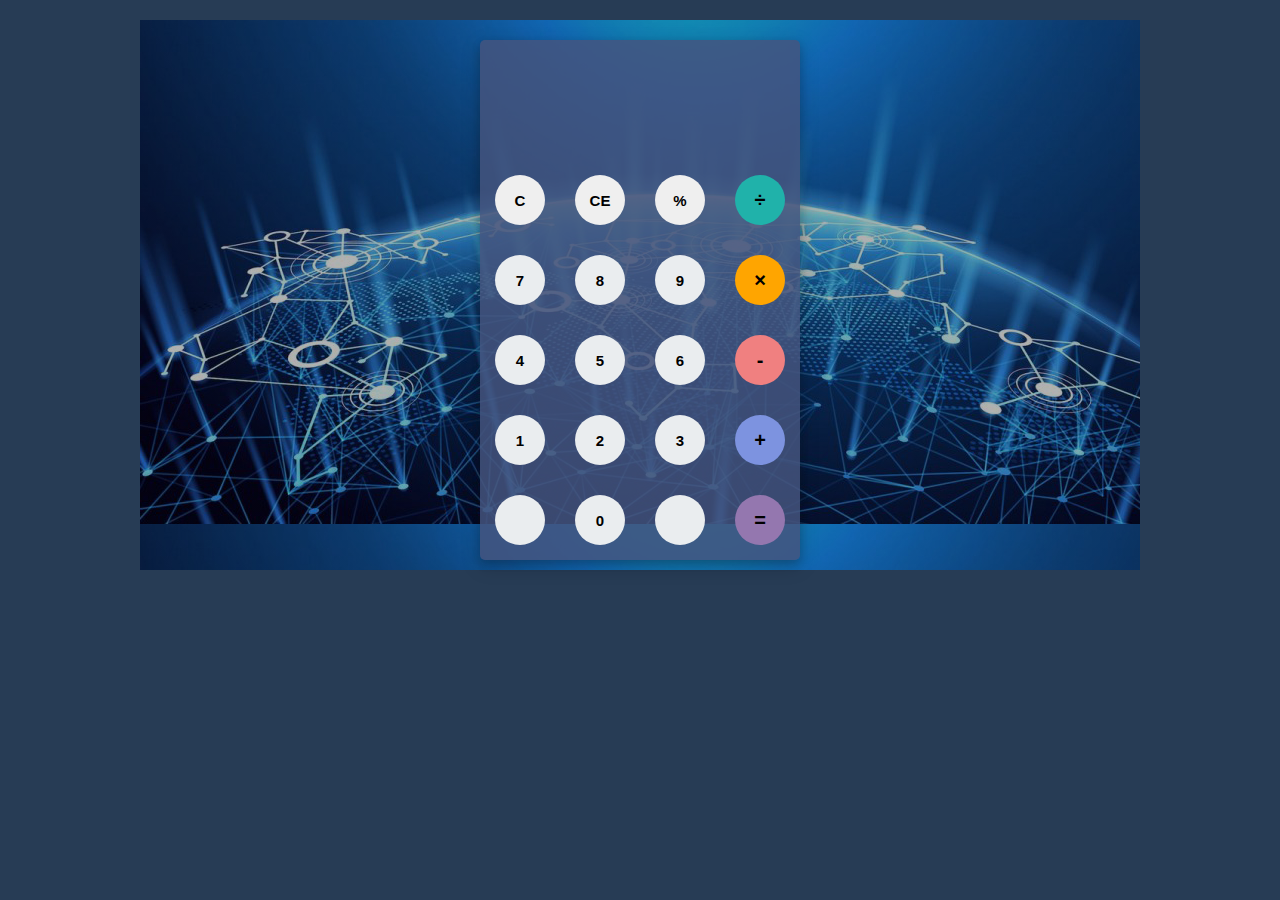
<file: Calculator/index.html>
<html>
	<head>
		<link rel="stylesheet" type="text/css" href="style.css">
		<link href="https://fonts.googleapis.com/css?family=Open+Sans:600,700" rel="stylesheet">
		<title>A simple calculator</title>
	</head>
	<body>
		<div id="container">
			<div id="calculator">
				<div id="result">
					<div id="history">
						<p id="history-value"></p>
					</div>
					<div id="output">
						<p id="output-value"></p>
					</div>
				</div>
				<div id="keyboard">
					<button class="operator" id="clear">C</button>
					<button class="operator" id="backspace">CE</button>
					<button class="operator" id="%">%</button>
					<button class="operator" id="/">&#247;</button>
					<button class="number" id="7">7</button>
					<button class="number" id="8">8</button>
					<button class="number" id="9">9</button>
					<button class="operator" id="*">&times;</button>
					<button class="number" id="4">4</button>
					<button class="number" id="5">5</button>
					<button class="number" id="6">6</button>
					<button class="operator" id="-">-</button>
					<button class="number" id="1">1</button>
					<button class="number" id="2">2</button>
					<button class="number" id="3">3</button>
					<button class="operator" id="+">+</button>
					<button class="empty" id="empty"></button>
					<button class="number" id="0">0</button>
					<button class="empty" id="empty"></button>
					<button class="operator" id="=">=</button>
				</div>
			</div>
		</div>
		<script src="script.js"></script>
	</body>
</html>
</file>
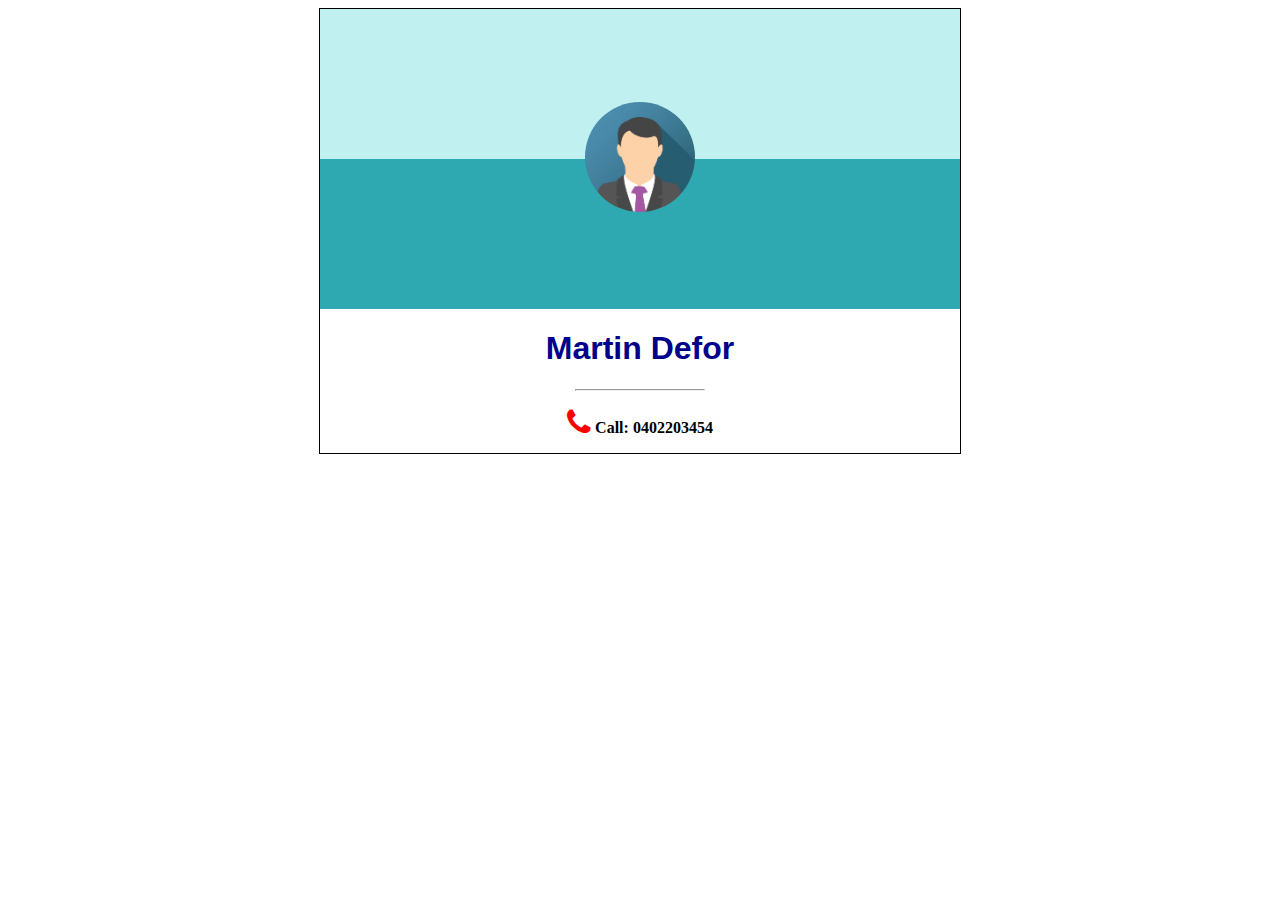
<file: Contact Card/index.html>
<!DOCTYPE html>
<html lang="en">
    <head>
        <meta charset= "utf-8">
        <meta name= "viewport" content="width=
        , initial-scale=1.0">
        <meta http-equiv="X-UA-Compatible" content="ie=edge">
        <title>document</title>
        <link rel="stylesheet" href="style.css"> 
        <link rel="stylesheet" href="https://cdnjs.cloudflare.com/ajax/libs/font-awesome/4.7.0/css/font-awesome.min.css">
    </head>

    <body>
        <div class="wholebox">
              <div class="parentbox">
                 <div class="photo"><img class="img_avatar3" src="img_avatar3.png"></div>
                 <div class="bag">
                 <div class="redbox"></div>
                 <div class="yellowbox"></div>
              </div>
            </div>   
                <div class="voornaam"><h1>Martin Defor</h1><hr width="20%"></div>
                <p align="center"><i class="fa fa-phone" style="font-size:30px;color:red"></i>
                <strong>Call: 0402203454</strong>
                </p>   
                       
        </div>
    </body>
</html>
</file>
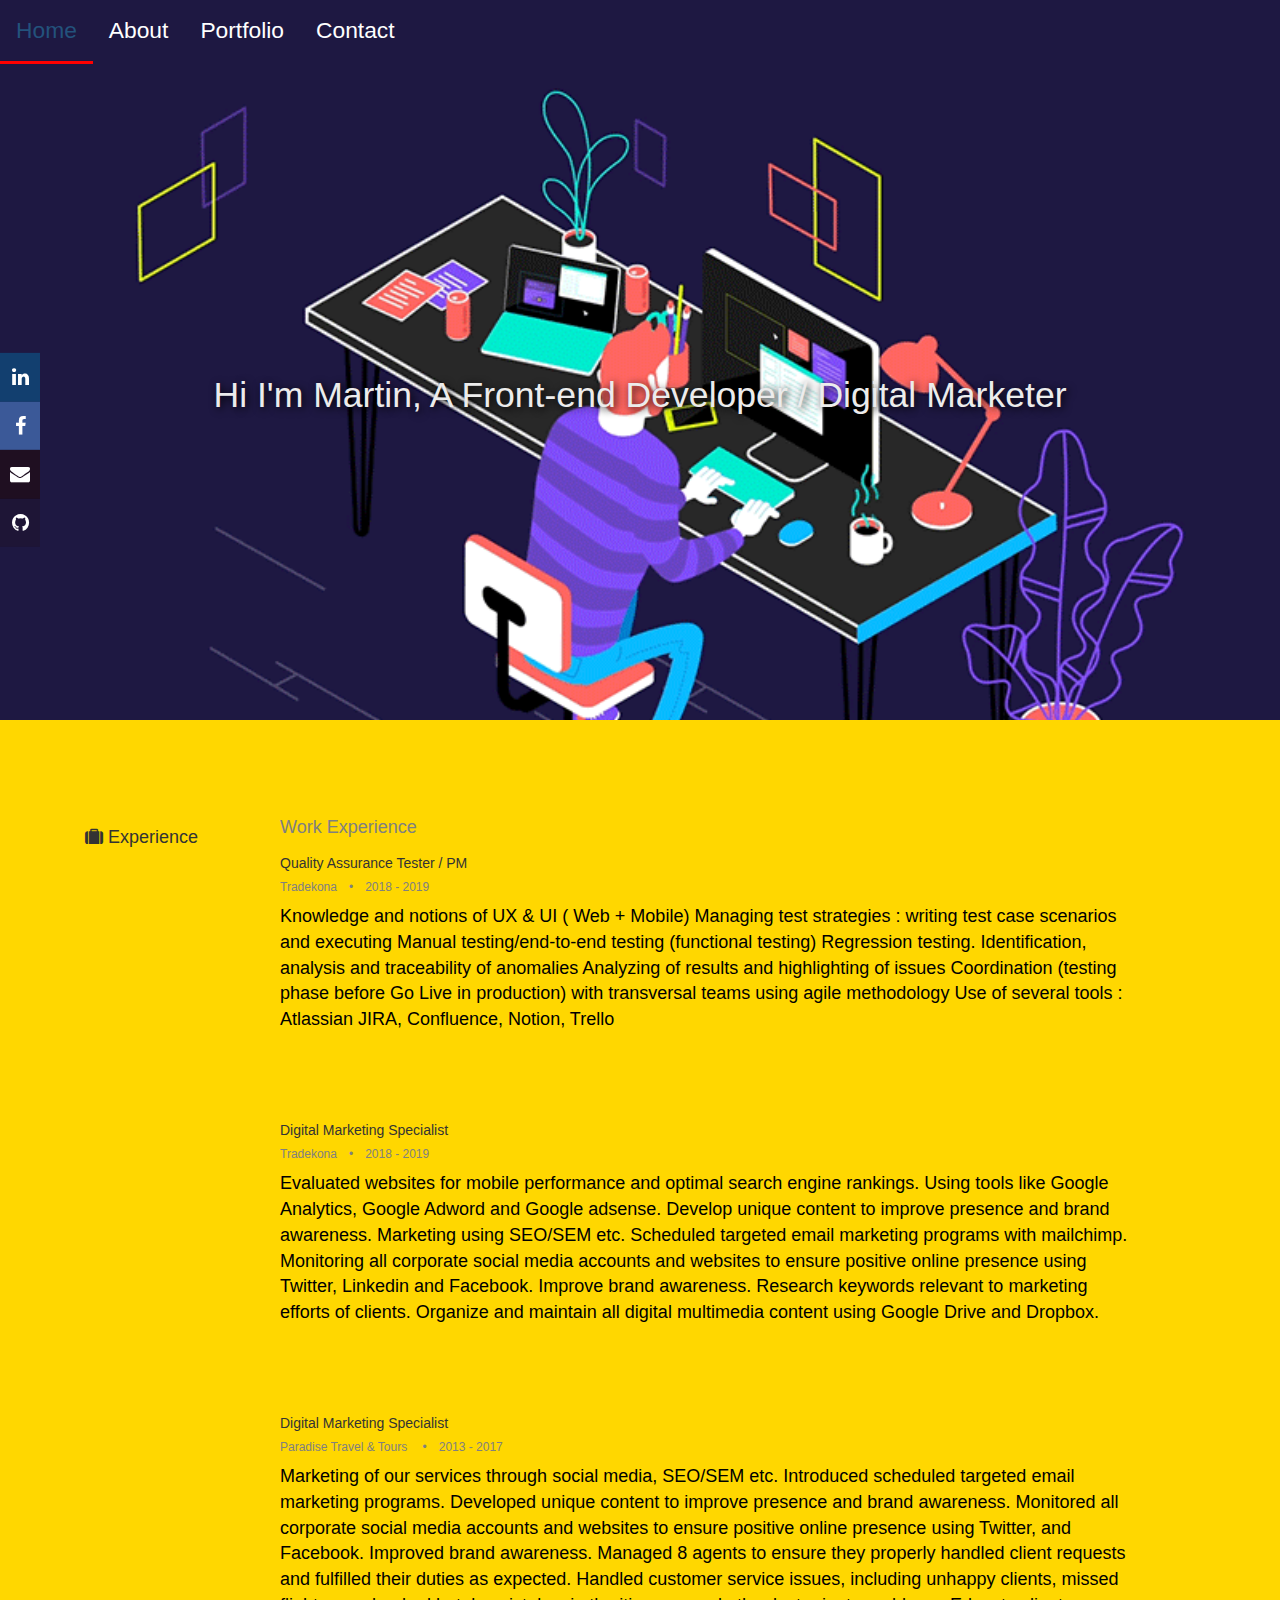
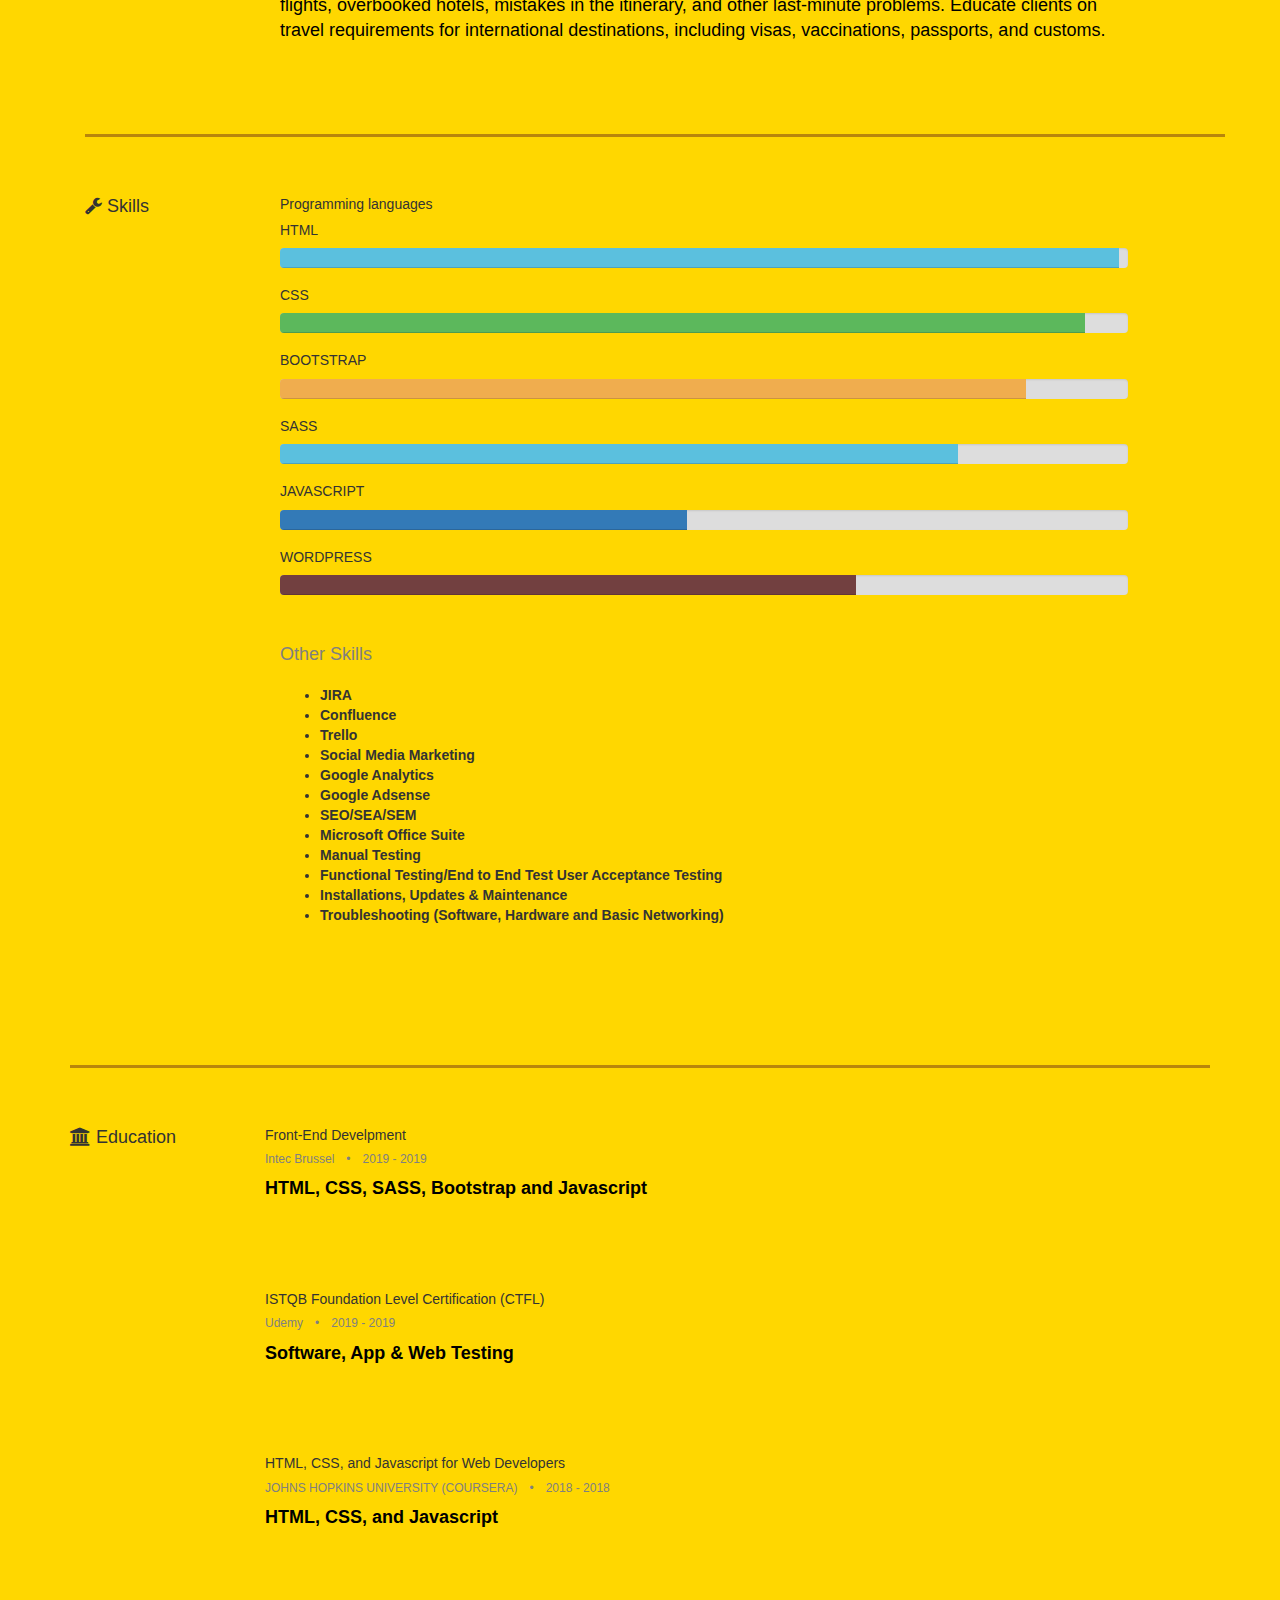
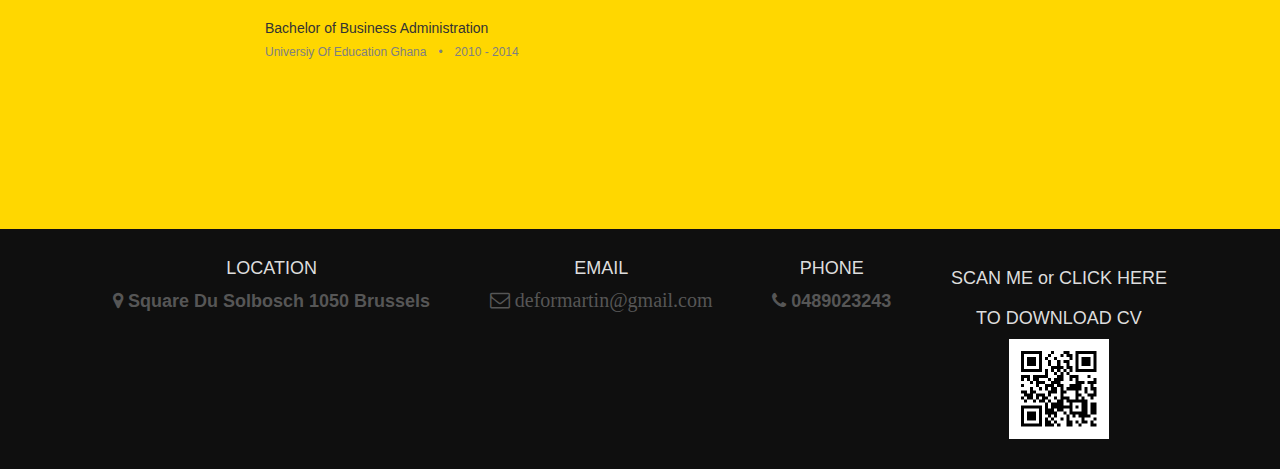
<file: mysite/index.html>
<!DOCTYPE html>
<html lang="en">

<head>
  <title>Martin Defor's Profile</title>
  <meta charset="utf-8" />
  <link rel="stylesheet" href="mystyle.css" />
  <link rel="stylesheet" href="https://maxcdn.bootstrapcdn.com/bootstrap/3.4.0/css/bootstrap.min.css">
  <link rel="shortcut icon" type="image/png" href="https://imgur.com/i0DbUte.png"/>
  <link rel="stylesheet" href="https://cdnjs.cloudflare.com/ajax/libs/font-awesome/4.7.0/css/font-awesome.min.css">
</head>

<body>
  <div id="child" class="childbox">
    <div class="topnav">
      <a class="active atag" href="index.html">Home</a>
      <a class="atag" href="about.html">About</a>
      <a class="atag" href="portfolio.html">Portfolio</a>
      <a class="atag" href="contact.html">Contact</a>
    </div>
    <div class="intro">
      <h1 class="introh1">Hi I'm Martin, A Front-end Developer / Digital Marketer </h1>
<!--       <h1 class="introh1">Digital Marketer</h1> -->
    </div>
  </div>



  <div class="icon-bar">
    <a href="https://www.linkedin.com/in/martin-defor/" class="linkedin" target="_blank"><i
        class="fa fa-linkedin"></i></a>
    <a href="https://www.facebook.com/dellaohui?ref=bookmarks" class="facebook" target="_blank"><i
        class="fa fa-facebook"></i></a>
    <a href="https://gmail.com" class="gmail" target="_blank"><i class="fa fa-envelope"></i></a>
    <a href="https://github.com/deformartin" class="Github"><i class="fa fa-github"></i></a>
  </div>

  <div id="cv" style="background: gold" class="container-fluid">
    <div class="container">

      <div class="container">
        <div class="row">
          <div class="textwhitespace col-md-2 col-sm-12">
            <h4><i class="fa fa-suitcase" aria-hidden="true"></i> Experience</h4>
          </div>
          <div class="col-md-9 col-sm-12 offset-md-1">
            <div class="exp">
              <h4>Work Experience</h4>
              <div class="box">
                <h5>Quality Assurance Tester / PM </h5>
                <h6>Tradekona&emsp;&#8226;&emsp;2018 - 2019</h6>
                <p>Knowledge and notions of UX & UI ( Web + Mobile)
                  Managing test strategies : writing test case scenarios and executing Manual testing/end-to-end testing
                  (functional testing) Regression testing.
                  Identification, analysis and traceability of anomalies
                  Analyzing of results and highlighting of issues
                  Coordination (testing phase before Go Live in production) with transversal teams using agile
                  methodology
                  Use of several tools : Atlassian JIRA, Confluence, Notion, Trello</p>
              </div>

              <div class="box">
                <h5>Digital Marketing Specialist </h5>
                <h6>Tradekona&emsp;&#8226;&emsp;2018 - 2019</h6>
                <p>Evaluated websites for mobile performance and optimal search engine rankings.
                  Using tools like Google Analytics, Google Adword and Google adsense.
                  Develop unique content to improve presence and brand awareness.
                  Marketing using SEO/SEM etc.
                  Scheduled targeted email marketing programs with mailchimp.
                  Monitoring all corporate social media accounts and websites to ensure positive online presence using
                  Twitter, Linkedin and Facebook.
                  Improve brand awareness.
                  Research keywords relevant to marketing efforts of clients.
                  Organize and maintain all digital multimedia content using Google Drive and Dropbox. </p>
              </div>


              <div class="box">
                <h5>Digital Marketing Specialist</h5>
                <h6>Paradise Travel & Tours &emsp;&#8226;&emsp;2013 - 2017</h6>
                <p>Marketing of our services through social media, SEO/SEM etc.
                  Introduced scheduled targeted email marketing programs.
                  Developed unique content to improve presence and brand awareness. Monitored all
                  corporate social media accounts and websites to ensure positive online presence
                  using Twitter, and Facebook. Improved brand awareness.
                  Managed 8 agents to ensure they properly handled client requests and fulfilled their duties as
                  expected.
                  Handled customer service issues, including unhappy clients, missed flights, overbooked hotels,
                  mistakes in the itinerary, and other last-minute problems. Educate clients on travel requirements for
                  international destinations,
                  including visas, vaccinations, passports, and customs.</p>
              </div>
            </div>
          </div>
        </div>


        <hr id="experience">
        <div class="row">
          <div class="col-md-2 col-sm-12">
            <h4><i class="fa fa-wrench" aria-hidden="true"></i> Skills</h4>
          </div>
          <div class="col-md-9 col-sm-12 offset-md-1">

            <div class="skills">
              <h5>Programming languages</h5>

              <div class="skill-item">
                <h5>HTML</h5>
                <div class="progress">
                  <div class="progress-bar progress-bar-info" style="width:99%"></div>
                </div>
              </div>

              <div class="skill-item">
                <h5>CSS</h5>
                <div class="progress">
                  <div class="progress-bar progress-bar-success" style="width:95%"></div>
                </div>
              </div>


              <div class="skill-item">
                <h5>BOOTSTRAP</h5>
                <div class="progress">
                  <div class="progress-bar progress-bar-warning" style="width:88%"></div>
                </div>
              </div>

              <div class="skill-item">
                <h5>SASS</h5>
                <div class="progress">
                  <div class="progress-bar progress-bar-info" style="width:80%"></div>
                </div>
              </div>

              <div class="skill-item">
                <h5>JAVASCRIPT</h5>
                <div class="progress">
                  <div class="progress-bar" style="width:48%"></div>
                </div>
              </div>

              <div class="skill-item">
                <h5>WORDPRESS</h5>
                <div class="progress">
                  <div class="progress-bar bar-brown" style="width:68%"></div>
                </div>
              </div>

              <br>

              <h4>Other Skills</h4>

              <div class="skill-item">
                <ul>
                  <strong>
                    <li>JIRA</li>
                    <li>Confluence</li>
                    <li>Trello</li>
                    <li>Social Media Marketing </li>
                    <li>Google Analytics</li>
                    <li>Google Adsense</li>
                    <li>SEO/SEA/SEM</li>
                    <li>Microsoft Office Suite</li>
                    <li>Manual Testing</li>
                    <li>Functional Testing/End to End Test User Acceptance Testing</li>
                    <li>Installations, Updates & Maintenance</li>
                    <li>Troubleshooting (Software, Hardware and Basic Networking)</li>
                </ul>
              </div>
            </div>
          </div>



        </div>

      </div>


      <hr id="education">

      <div class="row">
        <div class="col-md-2 col-sm-12">
          <h4><i class="fa fa-university" aria-hidden="true"></i> Education</h4>
        </div>
        <div class="col-md-9 col-sm-12 offset-md-1">
          <div class="box">
            <h5>Front-End Develpment </h5>
            <h6>Intec Brussel&emsp;&#8226;&emsp;2019 - 2019</h6>
            <p>HTML, CSS, SASS, Bootstrap and Javascript</p>
          </div>
          <div class="box">
            <h5>ISTQB Foundation Level Certification (CTFL) </h5>
            <h6>Udemy&emsp;&#8226;&emsp;2019 - 2019</h6>
            <p>Software, App & Web Testing</p>
          </div>


          <div class="box">
            <h5>HTML, CSS, and Javascript for Web Developers</h5>
            <h6>JOHNS HOPKINS UNIVERSITY (COURSERA)&emsp;&#8226;&emsp;2018 - 2018</h6>
            <p>HTML, CSS, and Javascript</p>
          </div>


          <div class="box">
            <h5>Bachelor of Business Administration</h5>
            <h6>Universiy Of Education Ghana&emsp;&#8226;&emsp;2010 - 2014</h6>
            <p></p>

          </div>

        </div>
      </div>

    </div>
  </div>

  <footer>

    <div class="footer-content">

      <div>
        <h4>LOCATION</h4>
        <p><i class="fa fa-map-marker" aria-hidden="true"></i> Square Du Solbosch 1050 Brussels</p>
      </div>

      <div>
        <h4>EMAIL</h4>
        <p><a href="https://gmail.com"  class="fa fa-envelope-o" aria-hidden="true" target="_blank"> deformartin@gmail.com</a></p>
      </div>

      <div>
        <h4>PHONE</h4>
        <p><i class="fa fa-phone" aria-hidden="true"></i> 0489023243</p>
      </div>

      <div>
        <h4>SCAN ME or <a href="images/Martin_Defor_Front-end Developer.pdf" download="Martin_Defor_Front-end Developer"
            target="_blank">
            <h4>CLICK HERE <h4>
          </a>TO DOWNLOAD CV</h4>


        <img src="images/mycv.png" alt="mycv" width="100" height="100">

      </div>
    </div>

  </footer>

</body>


</html>
</file>
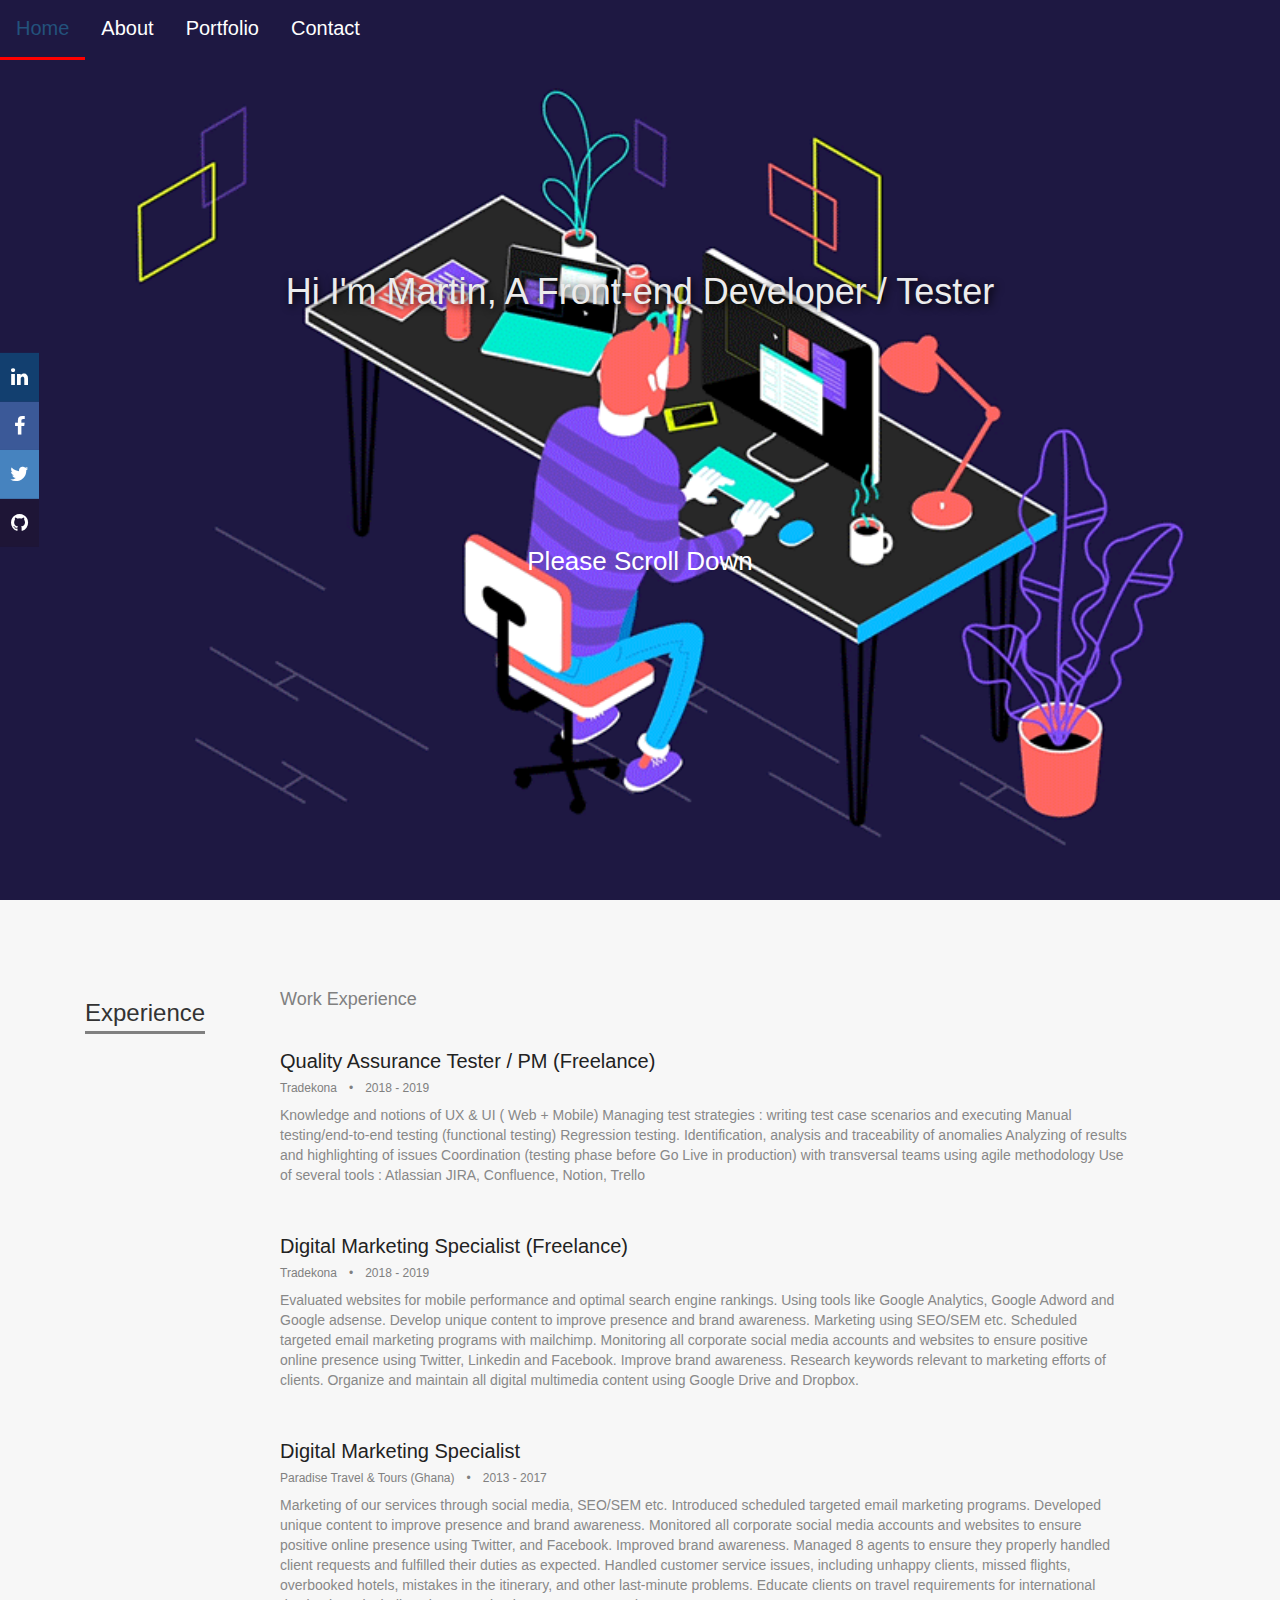
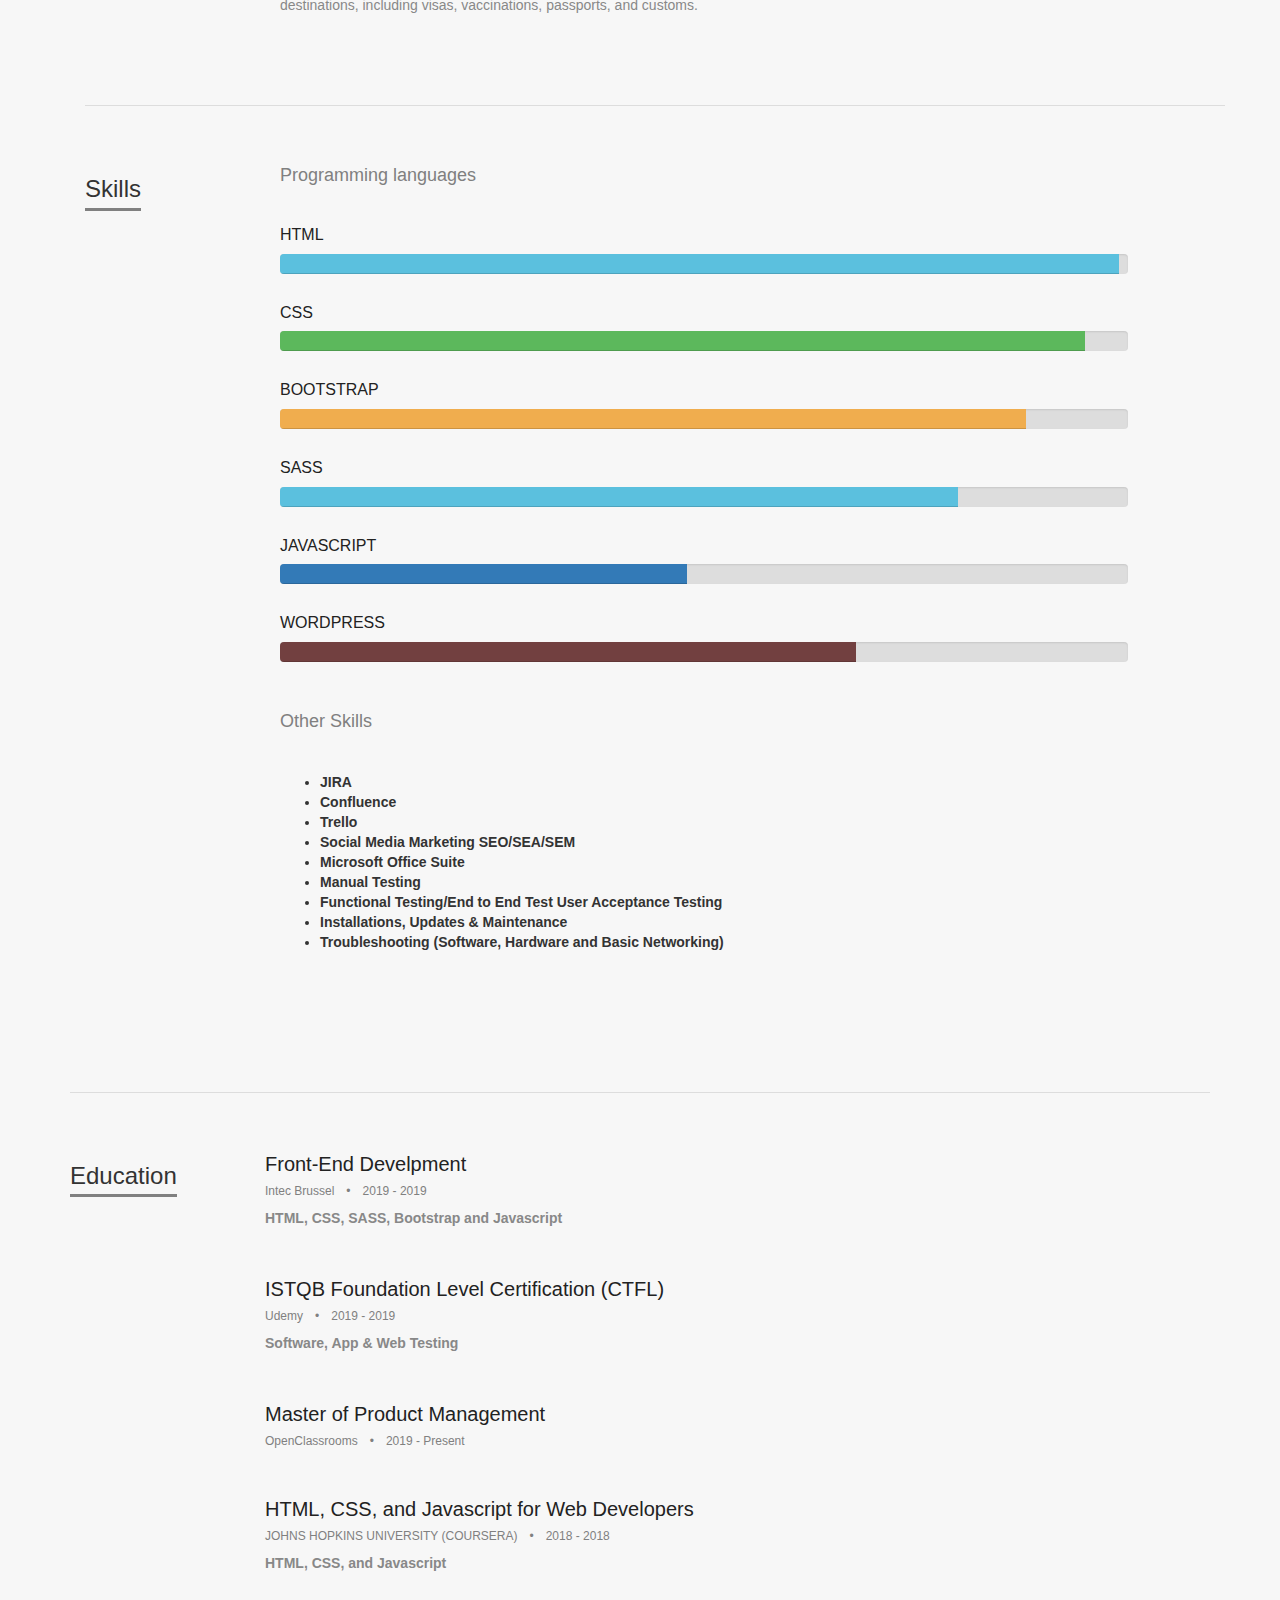
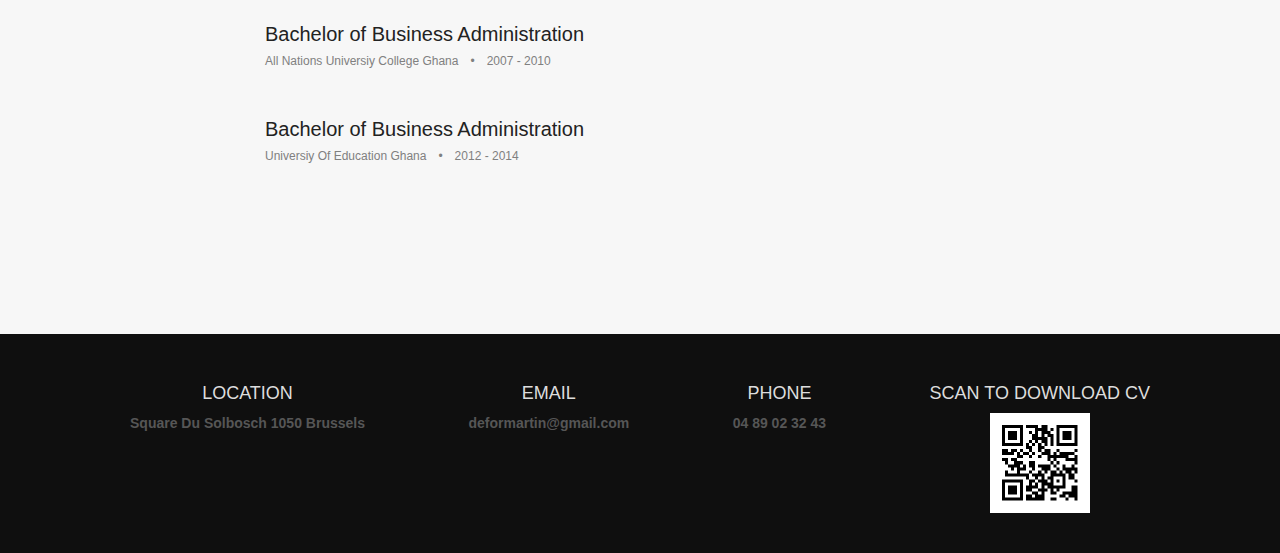
<file: wow/index.html>
<!DOCTYPE html>
<html lang="en">

<head>
  <title>MARTIN DEFOR'S PROFILE</title>
  <meta charset="utf-8" />
  <link rel="stylesheet" href="mystyle.css" />
  <link rel="stylesheet" href="https://maxcdn.bootstrapcdn.com/bootstrap/3.4.0/css/bootstrap.min.css">

  <link rel="stylesheet" href="https://cdnjs.cloudflare.com/ajax/libs/font-awesome/4.7.0/css/font-awesome.min.css">
</head>

<body>
  <div id="mybody" class="wholebody">
    <div class="topnav">
      <a class="active" href="index.html">Home</a>
      <a href="about.html">About</a>
      <a href="portfolio.html">Portfolio</a>
      <a href="contact.html">Contact</a>
    </div>
    <div class="intro">

      <h1>Hi I'm Martin, A Front-end Developer / Tester</h1>
    </div>
    
    <div class="intro">

        <h1></h1>
      </div>
      
    <div class="scrollDiv">
        
      <a href="#cv" id="arrows"><span></span><span></span><span></span></a>
      <a href="#cv" id="link-to-main">Please Scroll Down</a>
      
    </div>
  </div>




  <div class="icon-bar">
    <a href="https://www.linkedin.com/in/martin-defor/" class="linkedin"><i class="fa fa-linkedin"></i></a>
    <a href="https://www.facebook.com/dellaohui?ref=bookmarks" class="facebook"><i class="fa fa-facebook"></i></a>
    <a href="#" class="twitter"><i class="fa fa-twitter"></i></a>
    <a href="https://github.com/deformartin" class="Github"><i class="fa fa-github"></i></a>
  </div>
  
  <div class="container-fluid" id="cv">
    <div class="container">

     
     
        
        <div class="container">
        <div class="row">
          <div class="col-md-2 col-sm-12">
            <h3>Experience</h3>
          </div>
          <div class="col-md-9 col-sm-12 offset-md-1">
            <div class="exp">
                <h4>Work Experience</h4>
              <div class="box">
                <h4>Quality Assurance Tester / PM (Freelance)</h4>
                <h6>Tradekona&emsp;&#8226;&emsp;2018 - 2019</h6>
                <p>Knowledge and notions of UX & UI ( Web + Mobile)
                    Managing test strategies : writing test case scenarios and executing Manual testing/end-to-end testing (functional testing) Regression testing.
                    Identification, analysis and traceability of anomalies
                    Analyzing of results and highlighting of issues
                    Coordination (testing phase before Go Live in production) with transversal teams using agile methodology
                    Use of several tools : Atlassian JIRA, Confluence, Notion, Trello</p>
              </div>
              
              <div class="box">
                  <h4>Digital Marketing Specialist (Freelance)</h4>
                  <h6>Tradekona&emsp;&#8226;&emsp;2018 - 2019</h6>
                  <p>Evaluated websites for mobile performance and optimal search engine rankings.
                      Using tools like Google Analytics, Google Adword and Google adsense.
                      Develop unique content to improve presence and brand awareness.
                      Marketing using SEO/SEM etc.
                      Scheduled targeted email marketing programs with mailchimp.
                      Monitoring all corporate social media accounts and websites to ensure positive online presence using Twitter, Linkedin and Facebook.
                      Improve brand awareness.
                      Research keywords relevant to marketing efforts of clients.
                      Organize and maintain all digital multimedia content using Google Drive and Dropbox. </p>
                </div>
  
  
              <div class="box">
                <h4>Digital Marketing Specialist</h4>
                <h6>Paradise Travel & Tours (Ghana)&emsp;&#8226;&emsp;2013 - 2017</h6>
                <p>Marketing of our services through social media, SEO/SEM etc.
                    Introduced scheduled targeted email marketing programs.
                    Developed unique content to improve presence and brand awareness. Monitored all 
                    corporate social media accounts and websites to ensure positive online presence 
                    using Twitter, and Facebook. Improved brand awareness.
                    Managed 8 agents to ensure they properly handled client requests and fulfilled their duties as expected.
                    Handled customer service issues, including unhappy clients, missed flights, overbooked hotels, 
                    mistakes in the itinerary, and other last-minute problems. Educate clients on travel requirements for international destinations, 
                    including visas, vaccinations, passports, and customs.</p>
              </div>
            </div>
          </div>
        </div>
  

        <hr id="experience">
      <div class="row">
        <div class="col-md-2 col-sm-12">
          <h3>Skills</h3>
         </div>
         <div class="col-md-9 col-sm-12 offset-md-1">

          <div class="skills">
            <h4>Programming languages</h4>

            <div class="skill-item">
              <h4>HTML</h4>
              <div class="progress">
                <div class="progress-bar progress-bar-info" style="width:99%"></div>
              </div>
            </div>

            <div class="skill-item">
              <h4>CSS</h4>
              <div class="progress">
                <div class="progress-bar progress-bar-success" style="width:95%"></div>
              </div>
            </div>


            <div class="skill-item">
              <h4>BOOTSTRAP</h4>
              <div class="progress">
                <div class="progress-bar progress-bar-warning" style="width:88%"></div>
              </div>
            </div>

            <div class="skill-item">
              <h4>SASS</h4>
              <div class="progress">
                <div class="progress-bar progress-bar-info" style="width:80%"></div>
              </div>
            </div>

            <div class="skill-item">
              <h4>JAVASCRIPT</h4>
              <div class="progress">
                <div class="progress-bar" style="width:48%"></div>
              </div>
            </div>

            <div class="skill-item">
                <h4>WORDPRESS</h4>
                <div class="progress">
                  <div class="progress-bar bar-brown" style="width:68%"></div>
                </div>
              </div>
              
              <br>

              <h4>Other Skills</h4>

              <div class="skill-item">
                  <ul>
                      <strong>
                      <li>JIRA</li>
                      <li>Confluence</li>
                      <li>Trello</li>
                      <li>Social Media Marketing SEO/SEA/SEM</li>
                      <li>Microsoft Office Suite</li>
                      <li>Manual Testing</li>
                      <li>Functional Testing/End to End Test User Acceptance Testing</li>
                      <li>Installations, Updates & Maintenance</li>
                      <li>Troubleshooting (Software, Hardware and Basic Networking)</li>
                    </ul>
                </div>
              </div>  
          </div>



        </div>

      </div>


      <hr id="education">

      <div class="row">
        <div class="col-md-2 col-sm-12">
          <h3>Education</h3>
        </div>
        <div class="col-md-9 col-sm-12 offset-md-1">
            <div class="box">
            <h4>Front-End Develpment </h4>
            <h6>Intec Brussel&emsp;&#8226;&emsp;2019 - 2019</h6>
            <p>HTML, CSS, SASS, Bootstrap and Javascript</p>
          </div>
          <div class="box">
                <h4>ISTQB Foundation Level Certification (CTFL) </h4>
                <h6>Udemy&emsp;&#8226;&emsp;2019 - 2019</h6>
                <p>Software, App & Web Testing</p>
              </div>

          <div class="box">
              <h4>Master of Product Management </h4>
               <h6>OpenClassrooms&emsp;&#8226;&emsp;2019 - Present</h6>
              <p></p>
          </div>


          <div class="box">
                <h4>
                    HTML, CSS, and Javascript for Web Developers</h4>
                <h6>JOHNS HOPKINS UNIVERSITY (COURSERA)&emsp;&#8226;&emsp;2018 - 2018</h6>
                <p>HTML, CSS, and Javascript</p>
              </div>

          <div class="box">
            <h4>Bachelor of Business Administration </h4>
            <h6>All Nations Universiy College Ghana&emsp;&#8226;&emsp;2007 - 2010</h6>
            <p></p>
          </div>

          <div class="box">
            <h4>Bachelor of Business Administration</h4>
            <h6>Universiy Of Education Ghana&emsp;&#8226;&emsp;2012 - 2014</h6>
            <p></p>

          </div>
        </div>
      </div>

    </div>
  </div>

  <footer>

      <div class="footer-content">
  
        <div>
          <h4>Location</h4>
          <p>Square Du Solbosch 1050 Brussels</p>
        </div>
  
        <div>
          <h4>Email</h4>
          <p>deformartin@gmail.com</p>
        </div>
  
        <div>
          <h4>Phone</h4>
          <p>04 89 02 32 43</p>
        </div>
        
        <div>
            <h4>Scan to Download CV</h4>
          <img src="images/mycv.png" alt="mycv" width="100" height="100" >
        </div>
      </div>
  
    </footer>

</body>


</html>
</file>
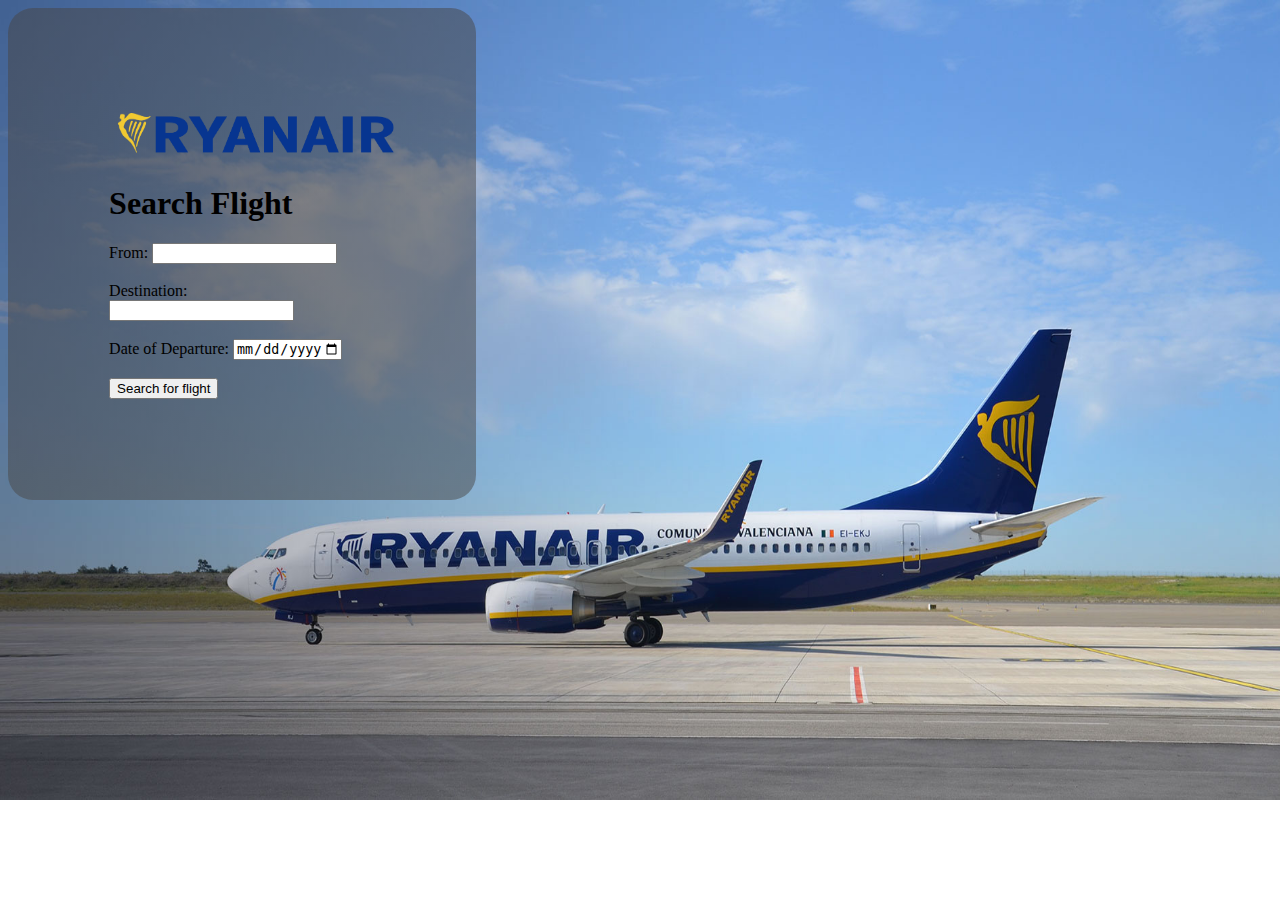
<file: airplane_website/ticket1.html>
<!DOCTYPE html>
<html>
<head>
<title>Ticket</title>
<meta charset="utf-8"/>
<link rel="stylesheet" href="beautyy.css" />
</head>
<body background="Ryanair.jpg">

<div class="ticketsales">
<img src="Ryanair_logo.png" alt="Ryanair_logo" style="width:300px;height:50px;">
<h1>Search Flight</h1>
<form>
  From: <input type="text" name="place of departure" style="color: burlywood">
   <br><br>
  Destination: <input type="text" name="destination">
  <br><br>
  Date of Departure: <input type="date" name="Start Date" max="2019-12-31" id="input-date">
   <br><br>
 
   <button type="button" onclick="calculatePrice();">Search for flight</button>

</form>

</div>
<script src="script.js"></script>
</body>
</html>
</file>
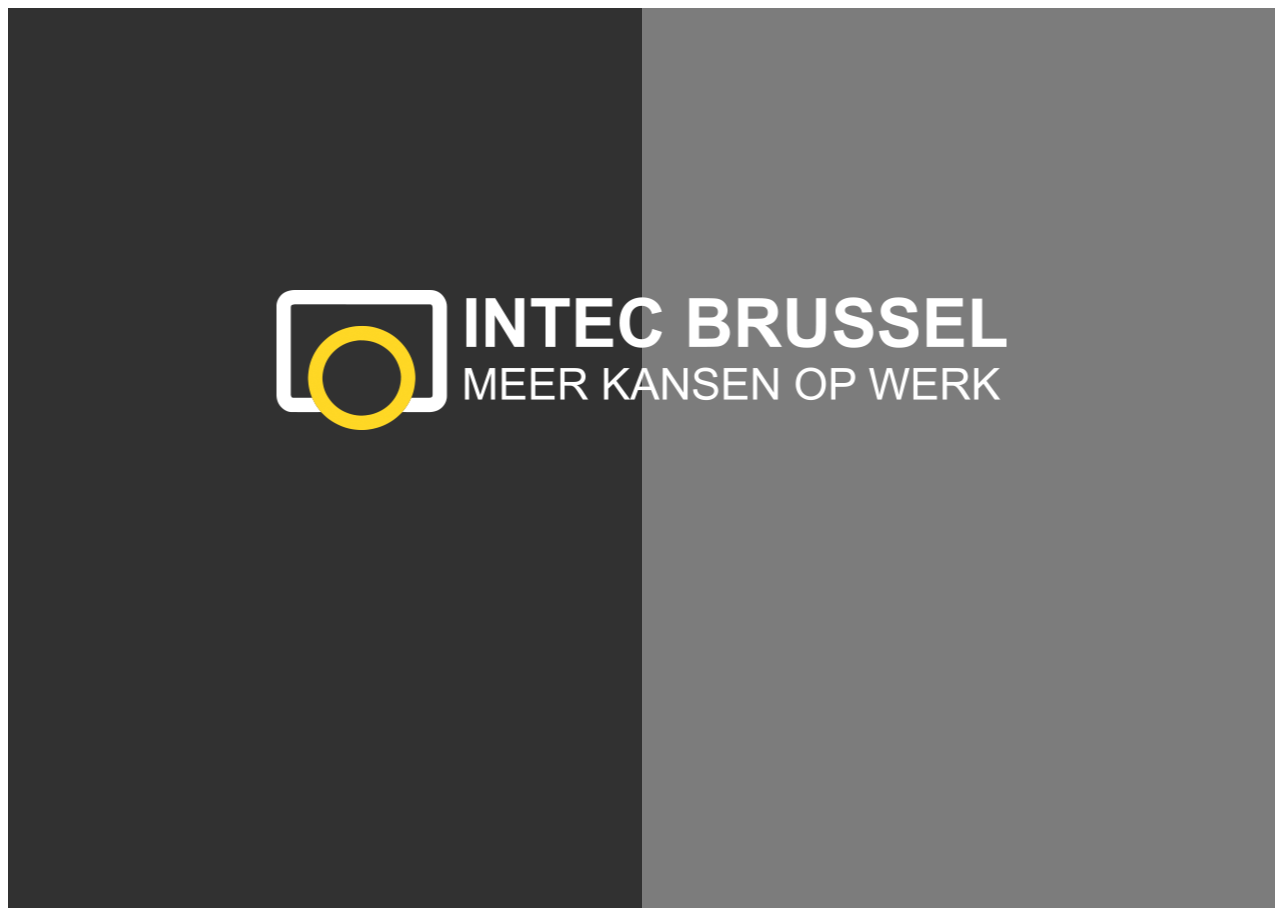
<file: intecsnb/evaluate.html>
<!DOCTYPE html>
<html lang="en">
<head>
    <meta charset="UTF-8">
    <meta name="viewport" content="width=device-width, initial-scale=1.0">
    <meta http-equiv="X-UA-Compatible" content="ie=edge">
    <title>Document</title>
</head>

<style>
.parent {
    display:flex;
    height: 55vw;
    width: 99vw;
    position:absolute;
    flex-direction: row;
    justify-content: center;
    z-index: 0;
}

.childleft {
    height: 100vh;
    width: 50vw;
    background-color: rgb(49, 49, 49);
    position: relative;
    z-index: 0;
}

.childright {
    height: 100vh;
    width: 50vw;
    background-color: rgb(124, 124, 124);
    position: relative;
    z-index: 0;
}

.parentlogo {
    display: flex;
    height: 60vh;
    width: 60vw;
    position: absolute;
    z-index: 100;
    align-self: center;

}

.parentlogo:hover {
    box-shadow: 5px 10px 20px white; 
}



@media (min-width: 100px) {
  .img {
    background-image: url("Intec.klein.png");
    background-position: center;
    height: 100%;
    width: 100%;
    background-repeat: no-repeat;
    position: relative;
    z-index: 120;
  }
}

@media (min-width: 800px) {
  .img {
    background-image: url("Intec.groot.png");
    height: 100%;
    width: 100%;
    background-repeat: no-repeat;
    position: relative;
    z-index: 120;
  }
} 

</style>
<body>
    <div class="parent">
        <div class="childleft"></div>
        <div class="childright"></div>
        <div class="parentlogo">
            <div class="img"></div>
    </div>
        </div>
    
    
</body>
</html>
</file>
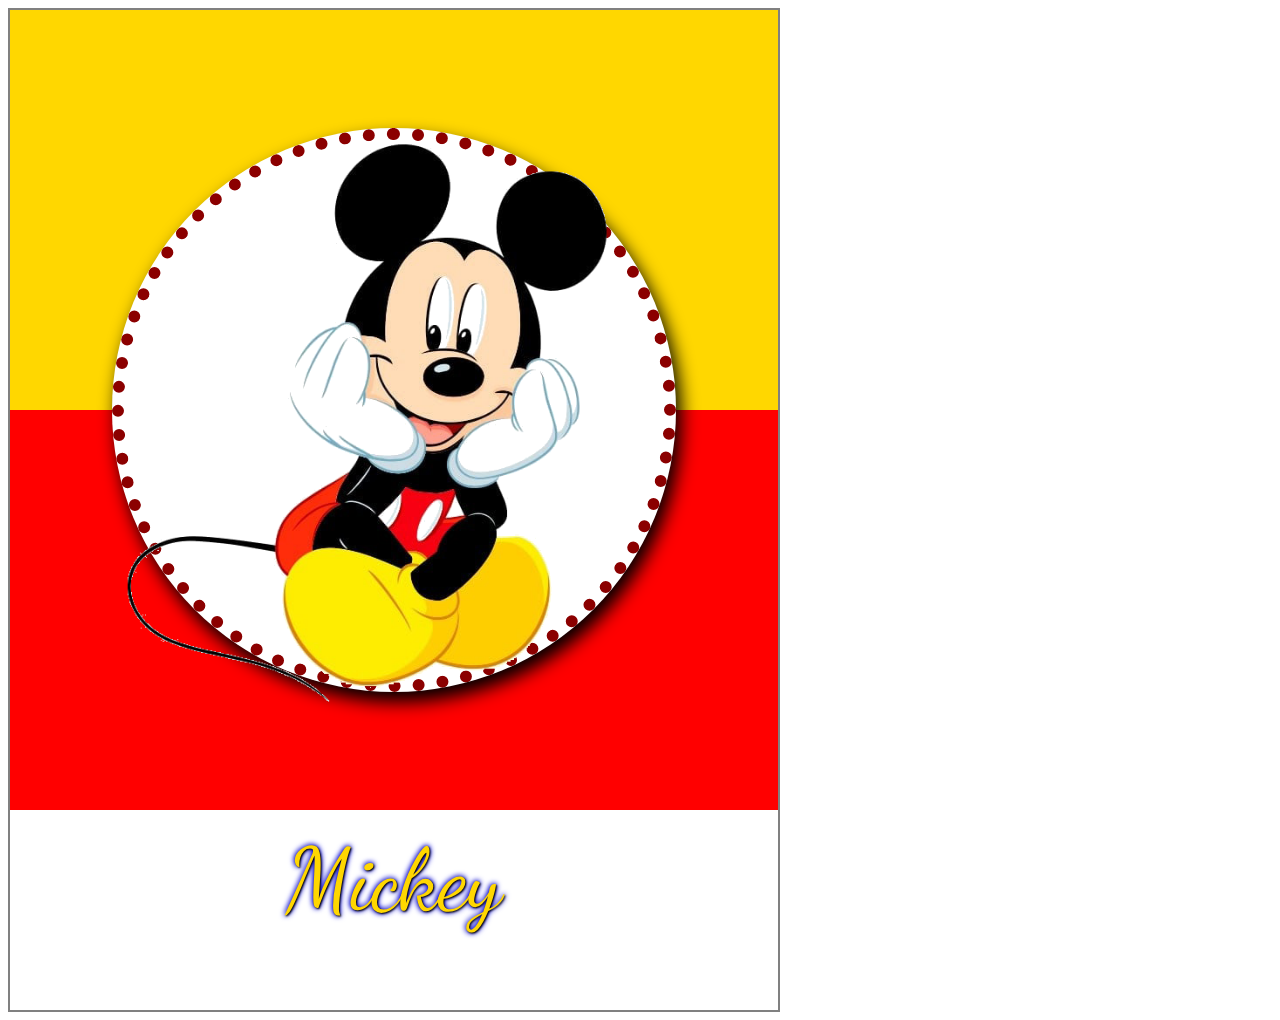
<file: mickeymouse/Mickey.html>
<!DOCTYPE html>
<html lang="en">

<head>
    <meta charset="UTF-8">
    <meta name="viewport" content="width=device-width, initial-scale=1.0">
    <meta http-equiv="X-UA-Compatible" content="ie=edge">
    <title>Document</title>
    <link href="https://fonts.googleapis.com/css?family=Dancing+Script&display=swap" rel="stylesheet">

</head>


<style>
    .grandparent {
        display: flex;
        align-items: center;
        flex-flow: column nowrap;
        width: 60vw;
        min-width: 400px;
        height: 120vh;
        max-height: 1000px;
        background: white;
        border: 2px solid grey;
        
    
    }

    .parent {
        display: flex;
        justify-content: center;
        align-items: center;
        position: relative;
        width: 60vw;
        min-width: 400px;
        max-height: 800px;

        height: 100vh;
        background: gold;
    }

    .childrect {
        position: absolute;
        width: 60vw;
        height: 50vh;
        max-height: 400px;
        min-width: 400px;
        background-color: red;
        top: 50%;
    }

    .childbol {
        position: absolute;
        width: calc(60vw - 100px);
        height: calc(60vw - 100px);
        min-height: 80px;
        min-width: 80px;
        max-height: 60vh;
        max-width: 60vh;
        z-index: 5;
        border-radius: 50%;
        background: white;
        box-shadow: 5px 10px 18px black;
        border: 1vw dotted darkred;

    }

    #mouse {
        height: 105%;
        width: 105%;
        right: 1vw;
        position: absolute;
    }

    .voornaam {
        color: black;
        font-family: 'Dancing Script', cursive, helvetica;
        font-size: calc(4vw + 4vh);
        z-index: 10;
        margin-top: 2vh;
        color: gold;
        height: 20%;
        z-index: 100;
        top: 90vh;
        text-shadow: 1px 1px 2px black, 0 0 .5vw blue, 0 0 5px darkblue;
        text-align: center;
    }
</style>
<!--geen photoshop? download GIMP en ... https://www.youtube.com/watch?v=Z-ab54ZOT48-->

<body>

    <div class="grandparent">
        <div class="zak">
            <div class="container parent">

                <div class="childbol">
                    <img id="mouse" src="mouse.png" alt="">
                </div>

                <div class="childrect"></div>

            </div>
        </div>

        <div class="voornaam">
            Mickey
        </div>

    </div>

</body>

</html>
</file>
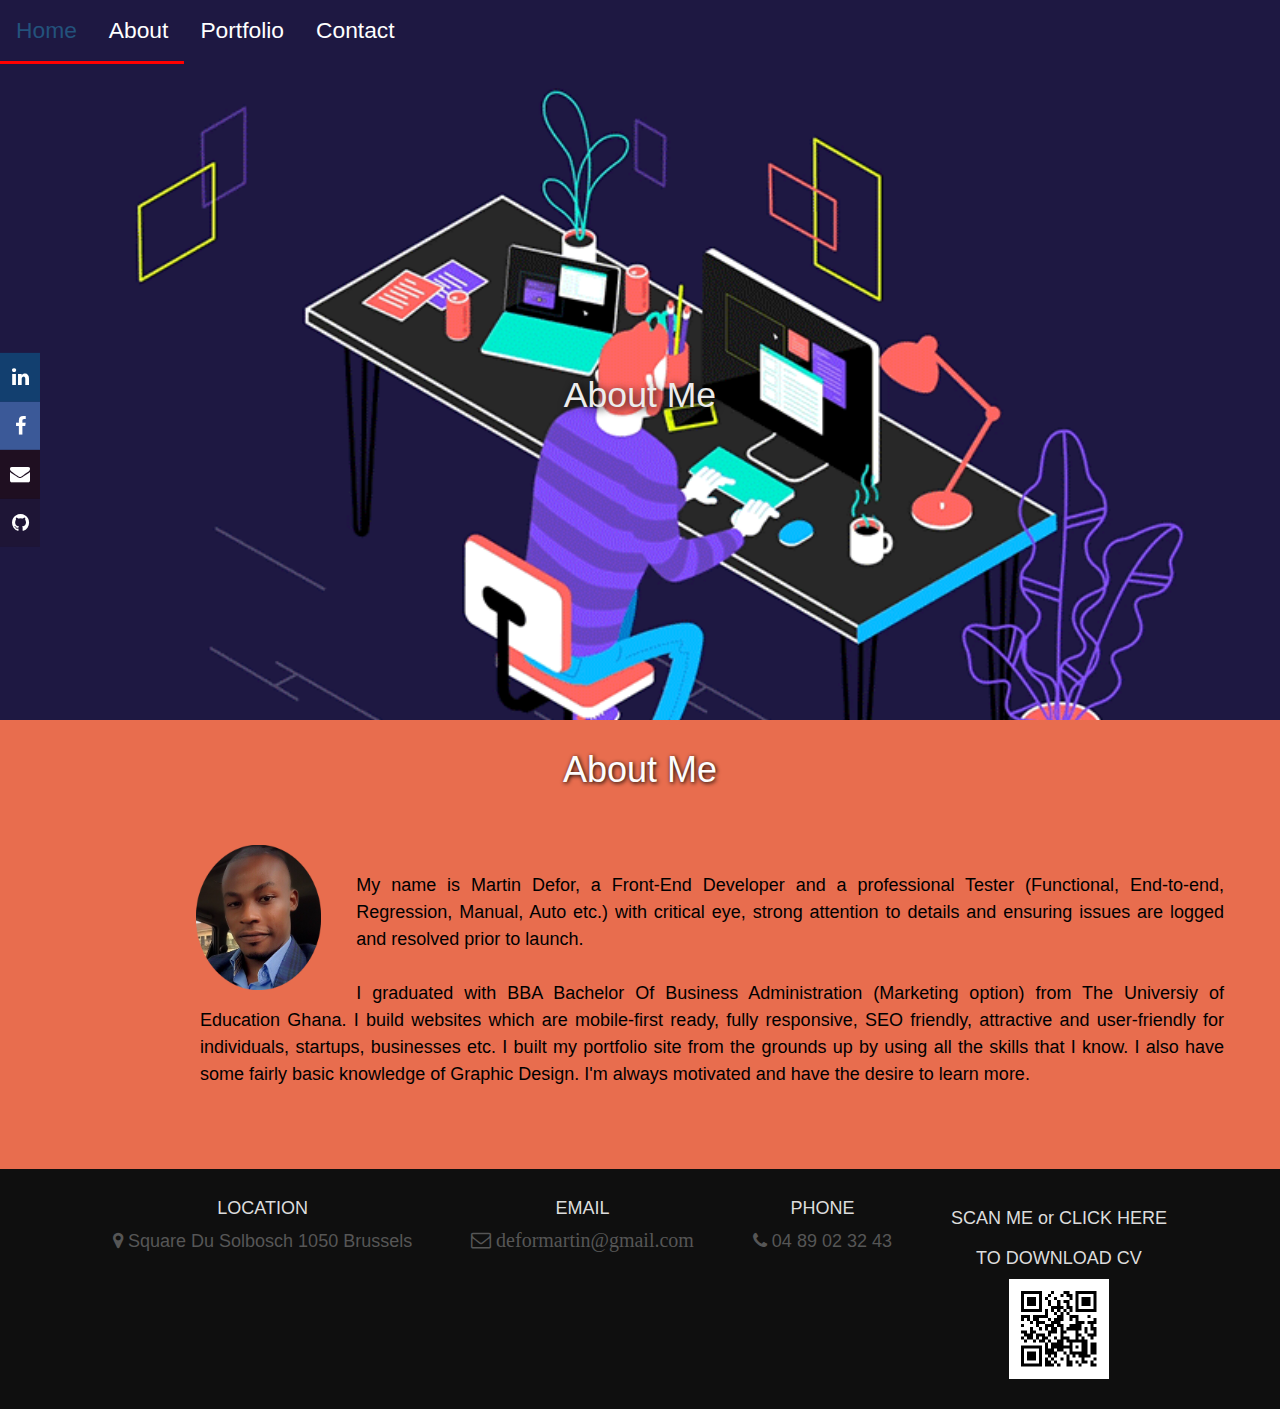
<file: mysite/about.html>
<!DOCTYPE html>
<html lang="en">

<head>
  <title>Martin Defor's Profile</title>
  <meta charset="utf-8" />
  <link rel="stylesheet" href="mystyle.css" />
  <link rel="stylesheet" href="https://maxcdn.bootstrapcdn.com/bootstrap/3.4.0/css/bootstrap.min.css">
  <link rel="shortcut icon" type="image/png" href="https://imgur.com/i0DbUte.png"/>
  <link rel="stylesheet" href="https://cdnjs.cloudflare.com/ajax/libs/font-awesome/4.7.0/css/font-awesome.min.css">
</head>

<body>
  <div id="child" class="childbox">
    <div class="topnav">
      <a href="index.html">Home</a>
      <a class="active" href="about.html">About</a>
      <a href="portfolio.html">Portfolio</a>
      <a href="contact.html">Contact</a>
    </div>
    <div class="intro">
      <h1 class="introh1">About Me</h1>
    </div>
  </div>
  </div>


  <div class="icon-bar">
    <a href="https://www.linkedin.com/in/martin-defor/" class="linkedin" target="_blank"><i
        class="fa fa-linkedin"></i></a>
    <a href="https://www.facebook.com/dellaohui?ref=bookmarks" class="facebook" target="_blank"><i
        class="fa fa-facebook"></i></a>
    <a href="https://gmail.com" class="gmail" target="_blank"><i class="fa fa-envelope"></i></a>
    <a href="https://github.com/deformartin" class="Github" target="_blank"><i class="fa fa-github"></i></a>
  </div>
  <div class="container-fluid background-brown">
    <div id="about-wrapper">
      <h1 class="about-h1 text-center">About Me</h1>
      <div class="row">
        <div class="col-md-1"></div>
        <div id="about" class="col-md-8">
          <div id="tomain" class="main">
            <div class="col-md-3 imagebox">
              <img class="image-maat img-responsive" src="images/maat1.png" alt="Martin">
            </div>
            <p class="p-tag p-about"><br>My name is Martin Defor, a Front-End Developer and a
              professional Tester (Functional,
              End-to-end, Regression,
              Manual, Auto etc.) with critical eye, strong attention to details and ensuring issues are logged and
              resolved
              prior to launch.
              <br><br>I graduated with BBA Bachelor Of Business Administration (Marketing option) from The
              Universiy of Education Ghana. I build websites which are mobile-first ready, fully responsive, SEO
              friendly, attractive and user-friendly
              for individuals, startups, businesses etc. I built my portfolio site from the grounds up by using all the
              skills that I know. I also have some fairly basic knowledge of Graphic Design. I'm always motivated and
              have the desire to learn more.</p>
            <br>
            <br>
            <br>

          </div>
        </div>

      </div>
    </div>
  </div>


  <footer>

    <div class="footer-content">

      <div>
        <h4>LOCATION</h4>
        <p><i class="fa fa-map-marker" aria-hidden="true"></i> Square Du Solbosch 1050 Brussels</p>
      </div>

      <div>
        <h4>EMAIL</h4>
         <p><a href="https://gmail.com"  class="fa fa-envelope-o" aria-hidden="true" target="_blank"> deformartin@gmail.com</a></p>
      </div>

      <div>
        <h4>PHONE</h4>
        <p><i class="fa fa-phone" aria-hidden="true"></i> 04 89 02 32 43</p>
      </div>

      <div>
        <h4>SCAN ME or <a href="images/Martin_Defor_Front-end Developer.pdf" download="Martin_Defor_Front-end Developer"
            target="_blank">
            <h4>CLICK HERE <h4>
          </a>TO DOWNLOAD CV</h4>

        <img src="images/mycv.png" alt="mycv" width="100" height="100">
      </div>
    </div>

  </footer>



</body>


</html>
</file>
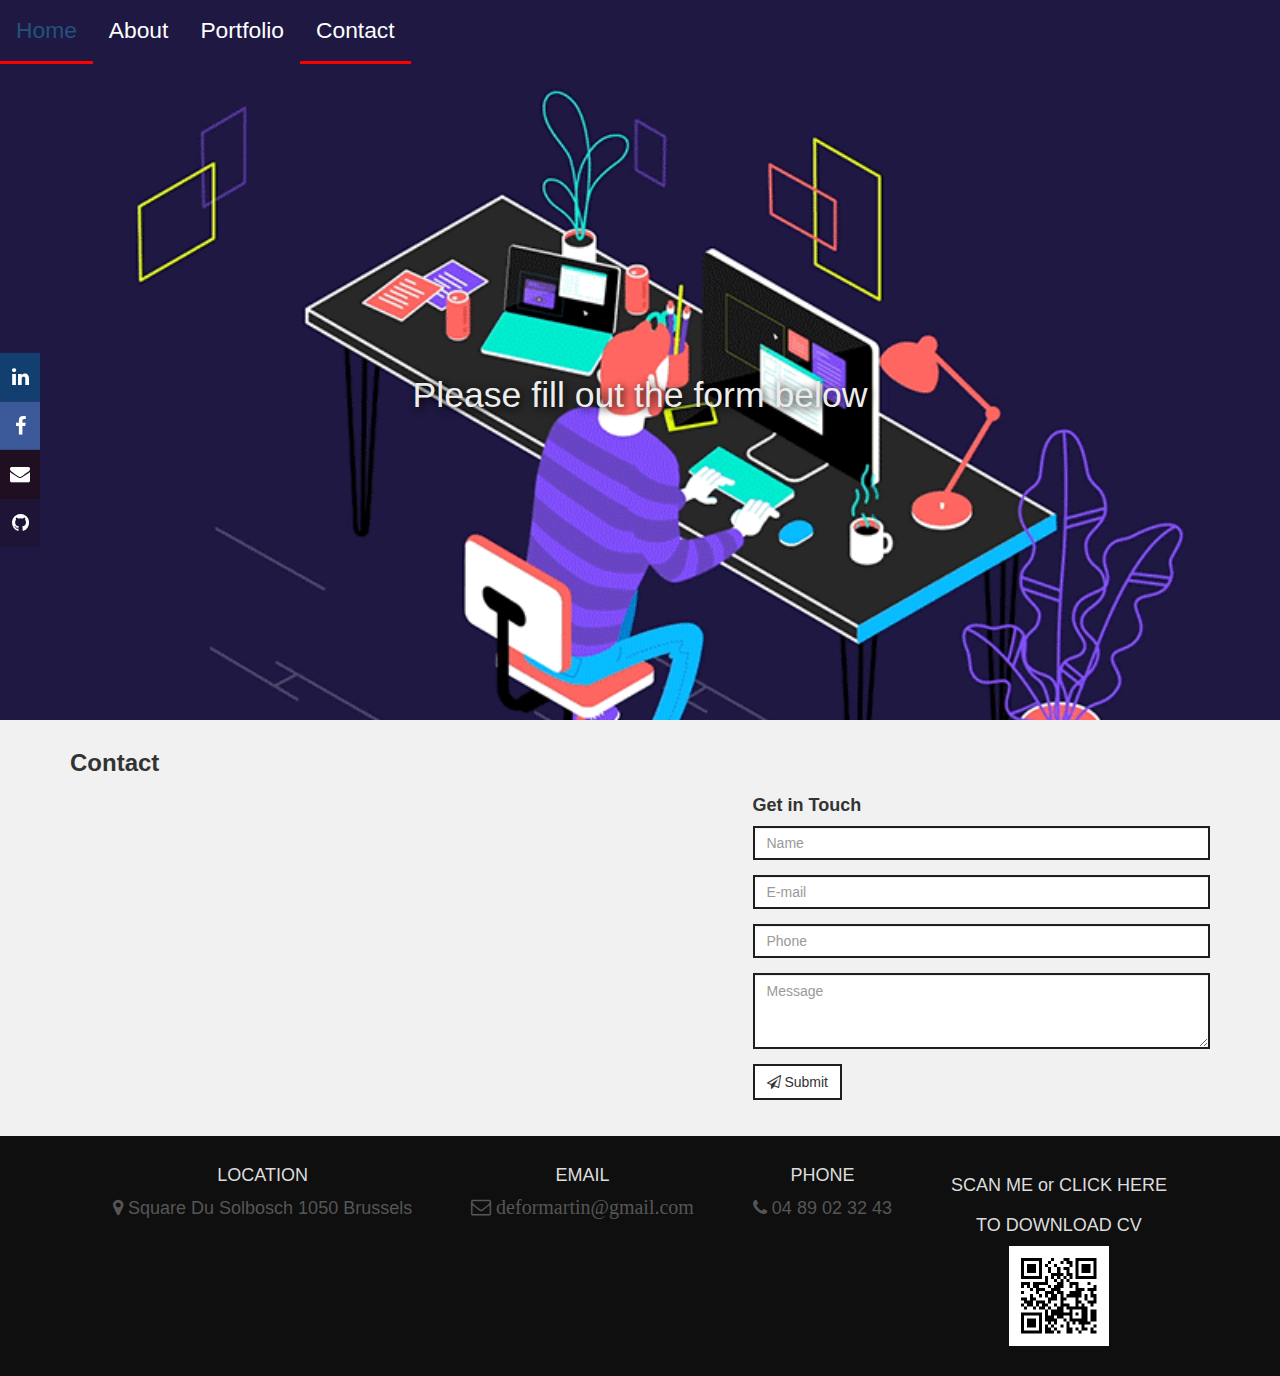
<file: mysite/contact.html>
<!DOCTYPE html>
<html lang="en">

<head>
  <title>Martin Defor's Profile</title>
  <meta charset="utf-8" />
  <link rel="stylesheet" href="mystyle.css" />
  <link rel="stylesheet" href="https://maxcdn.bootstrapcdn.com/bootstrap/3.4.0/css/bootstrap.min.css">
  <link rel="shortcut icon" type="image/png" href="https://imgur.com/i0DbUte.png"/>
  <link rel="stylesheet" href="https://cdnjs.cloudflare.com/ajax/libs/font-awesome/4.7.0/css/font-awesome.min.css">
</head>

<body>
    <div id="child" class="childbox">
    <div class="topnav">
      <a href="index.html">Home</a>
      <a href="about.html">About</a>
      <a href="portfolio.html">Portfolio</a>
      <a class="active" href="contact.html">Contact</a>
    </div>
    <div class="intro">
      <h1 class="introh1">Please fill out the form below </h1>
    </div>
    
    </div>
  </div>


  <div class="icon-bar">
    <a href="https://www.linkedin.com/in/martin-defor/" class="linkedin" target="_blank"><i class="fa fa-linkedin"></i></a>
    <a href="https://www.facebook.com/dellaohui?ref=bookmarks" class="facebook" target="_blank"><i class="fa fa-facebook"></i></a>
    <a href="https://gmail.com" class="gmail" target="_blank"><i class="fa fa-envelope"></i></a>
    <a href="https://github.com/deformartin" class="Github" target="_blank"><i class="fa fa-github"></i></a>

  </div>

  
  <section id="contact">
      <div class="container">
        <div class="yoo">
          <h3><strong>Contact</strong></h3>
        </div>
      
       <div class="row">
        <div class="col-md-7">
            <iframe src="https://www.google.com/maps/embed?pb=!1m14!1m12!1m3!1d7694.73983027581!2d4.359750514093633!3d50.83337942428533!2m3!1f0!2f0!3f0!3m2!1i1024!2i768!4f13.1!5e0!3m2!1sen!2sbe!4v1569840321792!5m2!1sen!2sbe" width="100%" height="315" frameborder="0" style="border:0" allowfullscreen></iframe>
          </div>
    
          <div class="col-md-5">
              <h4><strong>Get in Touch</strong></h4>
            <form>
              <div class="form-group">
                <input type="text" class="form-control" name="" value="" placeholder="Name">
              </div>
              <div class="form-group">
                <input type="email" class="form-control" name="" value="" placeholder="E-mail">
              </div>
              <div class="form-group">
                <input type="tel" class="form-control" name="" value="" placeholder="Phone">
              </div>
              <div class="form-group">
                <textarea class="form-control" name="" rows="3" placeholder="Message"></textarea>
              </div>
              <button class="btn btn-default" type="submit" name="button">
                  <i class="fa fa-paper-plane-o" aria-hidden="true"></i> Submit
              </button>
            </form>
          </div>
        </div>
      </div>
    </section>

    <footer>

        <div class="footer-content">
    
          <div>
            <h4>LOCATION</h4>
            <p><i class="fa fa-map-marker" aria-hidden="true"></i> Square Du Solbosch 1050 Brussels</p>
          </div>
    
          <div>
            <h4>EMAIL</h4>
             <p><a href="https://gmail.com"  class="fa fa-envelope-o" aria-hidden="true" target="_blank"> deformartin@gmail.com</a></p>
          </div>
    
          <div>
            <h4>PHONE</h4>
            <p><i class="fa fa-phone" aria-hidden="true"></i> 04 89 02 32 43</p>
          </div>
        
        <div>
            <h4>SCAN ME or <a href="images/Martin_Defor_Front-end Developer.pdf" download="Martin_Defor_Front-end Developer" target="_blank"><h4>CLICK HERE <h4></a>TO DOWNLOAD CV</h4>
            
              <img src="images/mycv.png" alt="mycv" width="100" height="100" >
              
            </div>
        </div>
    
      </footer>
  


</body>


</html>
</file>
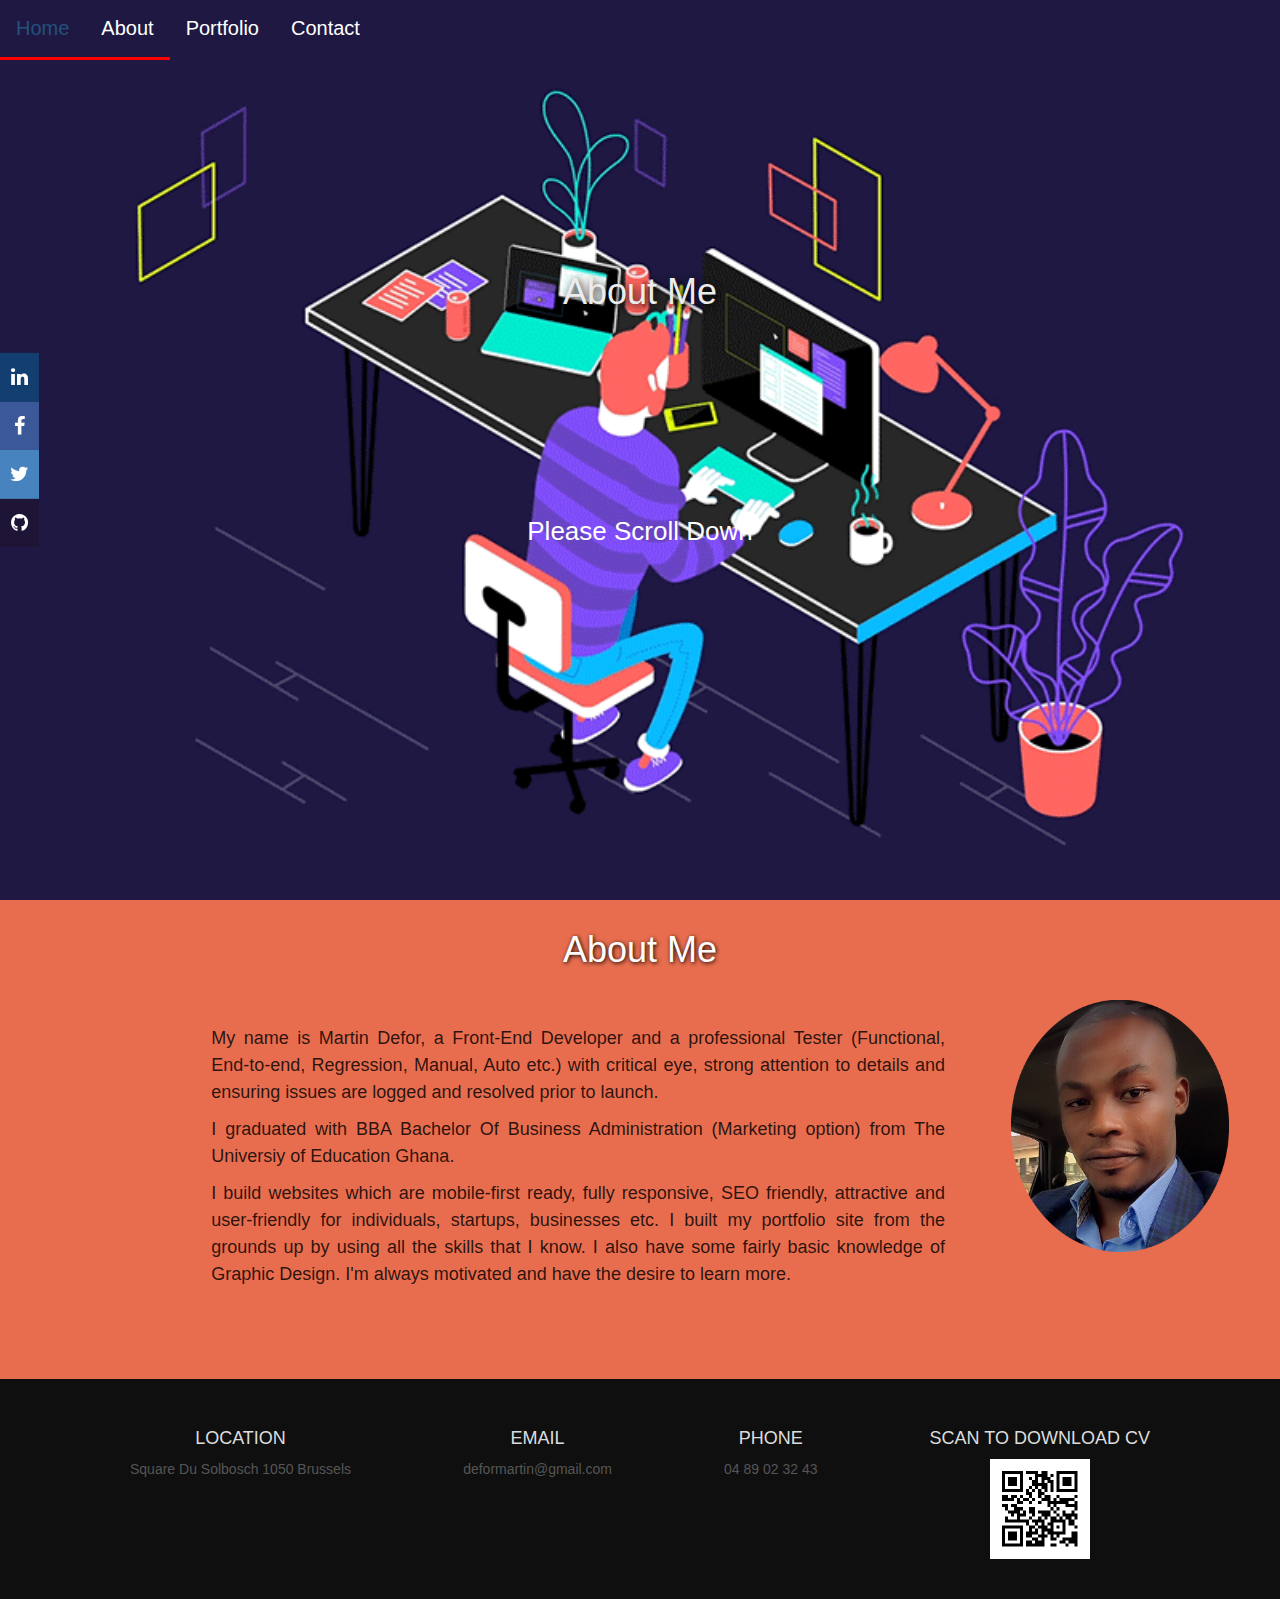
<file: wow/about.html>
<!DOCTYPE html>
<html lang="en">

<head>
  <title>MARTIN DEFOR'S PROFILE</title>
  <meta charset="utf-8" />
  <link rel="stylesheet" href="mystyle.css" />
  <link rel="stylesheet" href="https://maxcdn.bootstrapcdn.com/bootstrap/3.4.0/css/bootstrap.min.css">
  
  <link rel="stylesheet" href="https://cdnjs.cloudflare.com/ajax/libs/font-awesome/4.7.0/css/font-awesome.min.css">
</head>

<body>
  <div id="mybody" class="wholebody">
    <div class="topnav">
      <a href="index.html">Home</a>
      <a class="active" href="about.html">About</a>
      <a href="portfolio.html">Portfolio</a>
      <a href="contact.html">Contact</a>
    </div>
    <div class="intro">
      <h1>About Me </h1>
      </div>
      <div class="intro">

        </div>
    <div class="scrollDiv">
      <a href="#about-wrapper" id="arrows"><span></span><span></span><span></span></a>
      <a href="#about-wrapper" id="link-to-main">Please Scroll Down</a>
    </div>
  </div>


  <div class="icon-bar">
    <a href="https://www.linkedin.com/in/martin-defor/" class="linkedin"><i class="fa fa-linkedin"></i></a>
    <a href="https://www.facebook.com/dellaohui?ref=bookmarks" class="facebook"><i class="fa fa-facebook"></i></a>
    <a href="#" class="twitter"><i class="fa fa-twitter"></i></a>
    <a href="https://github.com/deformartin" class="Github"><i class="fa fa-github"></i></a>
  </div>
  <div class="container-fluid background-brown">
    <div id="about-wrapper">
      <h1 class="about-h1 text-center">About Me</h1>
      <div class="row">
        <div class="col-md-1"></div>
        <div id="about" class="col-md-8">
          <div id="tomain" class="main">
            <p class="p-tag">My name is Martin Defor, a Front-End Developer and a
              professional Tester (Functional,
              End-to-end, Regression,
              Manual, Auto etc.) with critical eye, strong attention to details and ensuring issues are logged and
              resolved
              prior to launch. </p>
            <p class="p-tag">I graduated with BBA Bachelor Of Business Administration (Marketing option) from The Universiy of
              Education
              Ghana.</p>
            <p class="p-tag">I build websites which are mobile-first ready, fully responsive, SEO friendly, attractive and
              user-friendly
              for individuals, startups, businesses etc. I built my portfolio site from the grounds up by using all the
              skills that I know. I also have some fairly basic knowledge of Graphic Design. I'm always motivated and
              have the desire to learn more.</p>
            <br>
            <br>
            <br>

          </div>
        </div>
        <div class="col-md-3 imagebox">
          <img class="image-maat img-responsive" src="images/maat1.png" alt="Martin" >
        </div>
      </div>
    </div>
  </div>
  
    
    <footer>

        <div class="footer-content">
    
          <div>
            <h4>Location</h4>
            <p>Square Du Solbosch 1050 Brussels</p>
          </div>
    
          <div>
            <h4>Email</h4>
            <p>deformartin@gmail.com</p>
          </div>
    
          <div>
            <h4>Phone</h4>
            <p>04 89 02 32 43</p>
          </div>
    
          <div>
            <h4>Scan to Download CV</h4> 
              <img src="images/mycv.png" alt="mycv" width="100" height="100" >
            </div>
        </div>
    
      </footer>
  


</body>


</html>
</file>
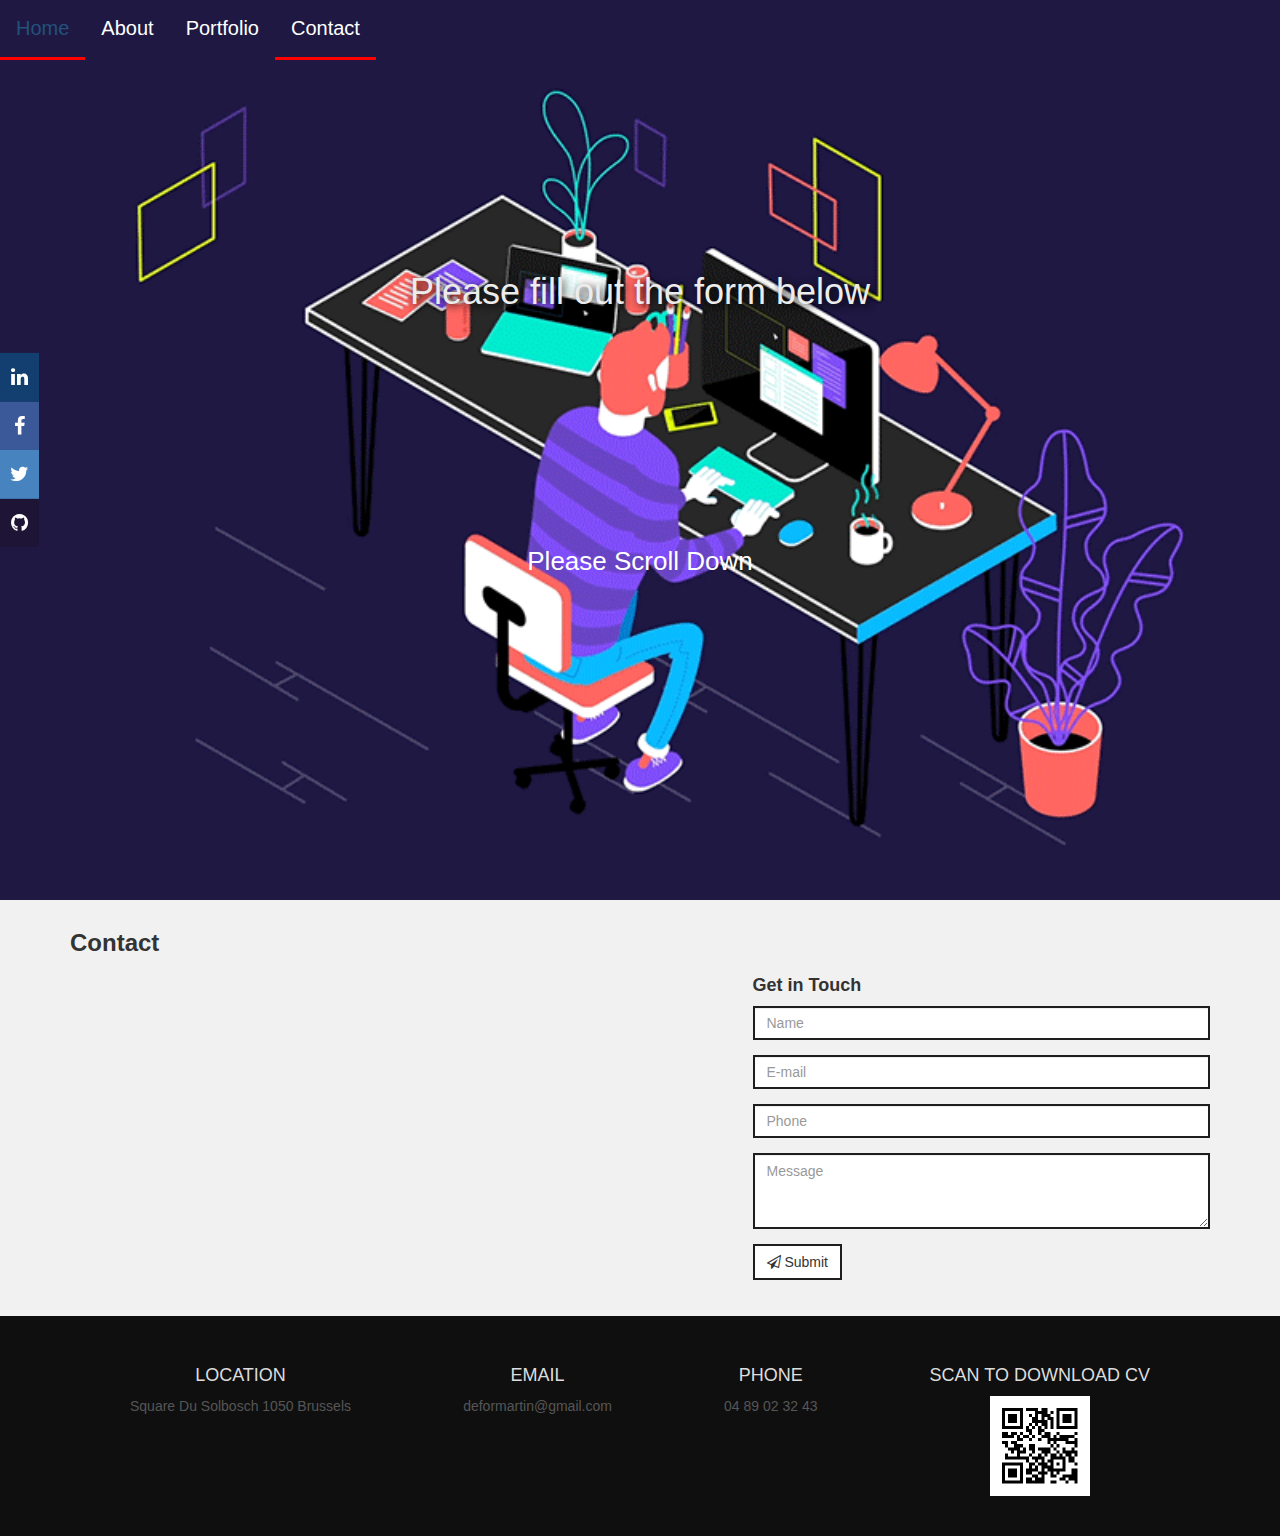
<file: wow/contact.html>
<!DOCTYPE html>
<html lang="en">

<head>
  <title>MARTIN DEFOR'S PROFILE</title>
  <meta charset="utf-8" />
  <link rel="stylesheet" href="mystyle.css" />
  <link rel="stylesheet" href="https://maxcdn.bootstrapcdn.com/bootstrap/3.4.0/css/bootstrap.min.css">
  
  <link rel="stylesheet" href="https://cdnjs.cloudflare.com/ajax/libs/font-awesome/4.7.0/css/font-awesome.min.css">
</head>

<body>
  <div id="mybody" class="wholebody">
    <div class="topnav">
      <a href="index.html">Home</a>
      <a href="about.html">About</a>
      <a href="portfolio.html">Portfolio</a>
      <a class="active" href="contact.html">Contact</a>
    </div>
    <div class="intro">
      <h1>Please fill out the form below </h1>
    </div>
    <div class="intro">
        <h1> </h1>
      </div>
    <div class="scrollDiv">
      <a href="#contact" id="arrows"><span></span><span></span><span></span></a>
      <a href="#contact" id="link-to-main">Please Scroll Down</a>
    </div>
  </div>


  <div class="icon-bar">
    <a href="https://www.linkedin.com/in/martin-defor/" class="linkedin"><i class="fa fa-linkedin"></i></a>
    <a href="https://www.facebook.com/dellaohui?ref=bookmarks" class="facebook"><i class="fa fa-facebook"></i></a>
    <a href="#" class="twitter"><i class="fa fa-twitter"></i></a>
    <a href="https://github.com/deformartin" class="Github"><i class="fa fa-github"></i></a>
  </div>

  
  <section id="contact">
      <div class="container">
        <div class="yoo">
          <h3><strong>Contact</strong></h3>
        </div>
      
       <div class="row">
        <div class="col-md-7">
            <iframe src="https://www.google.com/maps/embed?pb=!1m14!1m12!1m3!1d7694.73983027581!2d4.359750514093633!3d50.83337942428533!2m3!1f0!2f0!3f0!3m2!1i1024!2i768!4f13.1!5e0!3m2!1sen!2sbe!4v1569840321792!5m2!1sen!2sbe" width="100%" height="315" frameborder="0" style="border:0" allowfullscreen></iframe>
          </div>
    
          <div class="col-md-5">
              <h4><strong>Get in Touch</strong></h4>
            <form>
              <div class="form-group">
                <input type="text" class="form-control" name="" value="" placeholder="Name">
              </div>
              <div class="form-group">
                <input type="email" class="form-control" name="" value="" placeholder="E-mail">
              </div>
              <div class="form-group">
                <input type="tel" class="form-control" name="" value="" placeholder="Phone">
              </div>
              <div class="form-group">
                <textarea class="form-control" name="" rows="3" placeholder="Message"></textarea>
              </div>
              <button class="btn btn-default" type="submit" name="button">
                  <i class="fa fa-paper-plane-o" aria-hidden="true"></i> Submit
              </button>
            </form>
          </div>
        </div>
      </div>
    </section>

    <footer>

        <div class="footer-content">
    
          <div>
            <h4>Location</h4>
            <p>Square Du Solbosch 1050 Brussels</p>
          </div>
    
          <div>
            <h4>Email</h4>
            <p>deformartin@gmail.com</p>
          </div>
    
          <div>
            <h4>Phone</h4>
            <p>04 89 02 32 43</p>
          </div>
    
          <div>
              <h4>Scan to Download CV</h4> 
              <img src="images/mycv.png" alt="mycv" width="100" height="100" >
              
            </div>
        </div>
    
      </footer>
  


</body>


</html>
</file>
<file: Calculator/style.css>
body{
	font-family: 'Open Sans',sans-serif;
	background-color: rgba(30, 52, 78, 0.959);
}
#container{
	width: 1000px;
	height: 550px;
	background-image: linear-gradient(rgba(0,0,0,0.3),rgba(0,0,0,0.3)), url(bgImg.jpg);
	margin: 20px auto;	
}
#calculator{
	width: 320px;
	height: 520px;
	background-color: #45547ed7;
	margin: 0 auto;
	top: 20px;
	position: relative;
	border-radius: 5px;
	box-shadow: 0 4px 8px 0 rgba(15, 15, 15, 0.2), 0 6px 20px 0 rgba(0, 0, 0, 0.19);
}
#result{
	height: 120px;
}
#history{
	text-align: right;
	height: 20px;
	margin: 0 20px;
	padding-top: 20px;
	font-size: 15px;
	color: #919191;
}
#output{
	text-align: right;
	height: 60px;
	margin: 10px 20px;
	font-size: 30px;
}
#keyboard{
	height: 400px;
}
.operator, .number, .empty{
	width: 50px;
	height: 50px;
	margin: 15px;
	float: left;
	border-radius: 50%;
	border-width: 0;
	font-weight: bold;
	font-size: 15px;
}
.number, .empty{
	background-color: #eaedef;
}
.number, .operator{
	cursor: pointer;
}
.operator:active, .number:active{
	font-size: 13px;
}
.operator:focus, .number:focus, .empty:focus{
	outline: 0;
}
button:nth-child(4){
	font-size: 20px;
	background-color: #20b2aa;
}
button:nth-child(8){
	font-size: 20px;
	background-color: #ffa500;
}
button:nth-child(12){
	font-size: 20px;
	background-color: #f08080;
}
button:nth-child(16){
	font-size: 20px;
	background-color: #7d93e0;
}
button:nth-child(20){
	font-size: 20px;
	background-color: #9477af;
}
</file>
<file: Contact Card/style.css>
.redbox{background-color:rgba(181, 238, 238, 0.856);
height: 150px;
width: 50vw;
}

.yellowbox{background-color: rgba(7, 153, 163, 0.842);
height: 150px;
width: 50vw;
}

.img_avatar3{width: 110px;
border-radius: 50%;
}

.photo{
position: absolute;

border-radius: 50%;

}

.parentbox{
    width: auto;
    height: auto;
    border: 0px solid rgb(0, 0, 0);
    display: flex;
    justify-content: center;
    align-items: center;
}

.voornaam{
    color:Darkblue; 
font: size 80px;
font-family: Arial, Helvetica, sans-serif;
text-align: center;

}

.wholebox{
    border: 1px solid black; 

}

body{
    display: flex; 
    justify-content: center;
}
</file>
<file: mysite/mystyle.css>
body,
html {
  padding: 0;
  margin: 0;

}

.p-about {
  padding: 0;
  margin: 0;
  width: 80vw;
}

p {
  color: black;
  font-size: 18px;
}

.topnav {
  overflow: hidden;
  background-color: transparent;
  top: 0;
  width: 100%;
}



.intro {
  display: flex;
  align-items: center;
  justify-content: center;
  white-space: nowrap;
  height: 100%;
}



.introh1 {
  margin-top: -5vh;
  color: rgb(236, 236, 236);
  text-shadow: 2px 2px 8px black;
  font-size: calc(10px + 2vw);
}


.childbox {

  background: url("images/fronnt.gif") no-repeat center center fixed;
  height: calc(0px + 80vh);
  width: calc(0px + 100vw);
  background-size: cover;
  font-size: calc(5px + 1vw)
}

@import url(https://fonts.googleapis.com/css?family=Josefin+Sans:300,400);


.scrollDiv a span {
  position: absolute;
  top: 0;
  left: 50%;
  width: 24px;
  height: 24px;
  margin-left: -12px;
  border-left: 5px solid #fff;
  border-bottom: 5px solid #fff;
  -webkit-transform: rotate(-45deg);
  transform: rotate(-45deg);
  -webkit-animation: sdb07 2s infinite;
  animation: sdb07 2s infinite;
  opacity: 0;
  box-sizing: border-box;
}

#mybody a span:nth-of-type(1) {
  top: 560px;
  -webkit-animation-delay: 0s;
  animation-delay: 0s;
}

#mybody a span:nth-of-type(2) {
  top: 580px;
  -webkit-animation-delay: .15s;
  animation-delay: .15s;
}

#mybody a span:nth-of-type(3) {
  top: 600px;
  -webkit-animation-delay: .3s;
  animation-delay: .3s;
}

@-webkit-keyframes sdb07 {
  0% {
    opacity: 0;
  }

  50% {
    opacity: 1;
  }

  100% {
    opacity: 0;
  }
}

@keyframes sdb07 {
  0% {
    opacity: 0;
  }

  50% {
    opacity: 1;
  }

  100% {
    opacity: 0;
  }
}



.topnav a {
  float: left;
  display: block;
  color: white;
  text-align: center;
  padding: 14px 16px;
  text-decoration: none;
  border-bottom: 3px solid transparent;
  font-size: calc(10px + 1vw);
}

.topnav a:hover {
  border-bottom: 3px solid red;
  text-decoration: none;
}

.topnav a.active {
  border-bottom: 3px solid red;
}

.icon-bar {
  position: fixed;
  top: 50%;
  -webkit-transform: translateY(-50%);
  -ms-transform: translateY(-50%);
  transform: translateY(-50%);
  z-index: 100;
}

.icon-bar a {
  display: block;
  text-align: center;
  padding: 10px;
  transition: all 0.3s ease;
  color: white;
  font-size: 20px;
  z-index: 100;
}

.icon-bar a:hover {
  background-color: #000;
  z-index: 100;
}

.facebook {
  background: #3B5998;
  color: white;
}

/*.twitter {
  background: rgba(85, 172, 238, 0.726);
  color: white;
}*/


.linkedin {
  background: #007cb565;
  color: white;
}

.Github {
  background: #1f090933;
  color: white;
}

.gmail {
  background: #1f090990;
  color: white;
}

.main {

  font-size: 18px;
  font-family: 'helvica', arial, sans-serif;
  font-weight: lighter;
  line-height: 1.5;
  color: rgba(0, 0, 0, 0.822);
  margin-left: 3vw;
  padding-top: 2vw;
  padding-right: -3vw;
}

@media screen and (min-width: 500px) {
  .p-about {
    margin-right: 0px;
    margin-left: 40px;
    text-align: justify;

  }
}

#aboutme {
  background-color: black;
  text-align: center;
  position: relative;
  color: rgb(209, 202, 202);
  font-size: 18px;
  font-family: 'helvica', arial, sans-serif;
  font-weight: lighter;
  line-height: 1.7;
  padding-top: 20px;
  text-shadow: 2px 2px 8px black;
}

.background-brown {
  background-color: rgba(224, 59, 17, 0.747);
}



#about-wrapper h1 {
  color: rgb(252, 252, 252);
  padding-top: 30px;
  padding-bottom: 30px;
  margin: 0;
  text-shadow: 1px 1px 4px black;
  font-family: 'helvica', arial, sans-serif;

}

.imagebox {
  display: flex;
  justify-content: center;
  align-content: center;
  width: 100%;
  height: 100%;


}

.image-maat {
  width: 75%;
  height: 75%;


}



.scrollDiv {
  display: flex;
  justify-content: center;
  flex-flow: column;
  background-color: rgba(255, 192, 203, 0);

}

#link-to-main {
  /* position: absolute;
    bottom: 2%;
    left: 45%; */
  text-align: center;
  color: white;
  font-size: 26px;
  text-decoration: none;

}




#cv {
  padding-top: 80px;
  padding-bottom: 80px;
  background: #F7F7F7;
}

#cv hr {
  height: 1px;
  border: none;
  background: #DDD;
  margin: 50px auto;
  height: 3px;
  background-color: darkgoldenrod;
}

#cv .row h3 {
  border-bottom: 3px solid grey;
  font-size: 24px;
  padding-bottom: 5px;
  width: min-content;
  width: -webkit-min-content;
  width: -moz-min-content;
  width: -ms-min-content;
  width: -o-min-content;
  margin-bottom: 50px;
}

#cv .row {
  margin-bottom: 80px;
}

.skills+.skills {
  margin-top: 60px;


}

.skills>h4 {
  color: grey;
  margin-bottom: 20px;
}

#cv .skill-item+.skill-item {
  margin-top: 10px;
}

#cv .skill-item>h4 {
  font-size: 16px;
  color: #222;
}

#cv .skill-item>.progress {
  height: 20px;
  background: #DDD;
}

/* /* #cv .skill-item {
  /* background: rgb(37, 121, 177); 
} */

.bar-brown {
  background-color: rgb(114, 64, 64) !important;

}



.exp>h4 {
  color: grey;
  margin-bottom: 2vh;
  margin-top: 2vh;
}

#cv .box+.box {
  margin-top: 10vh;
}

#cv .box h4 {
  font-size: 20px;
  color: #222;
}

#cv .box h6 {
  color: grey;
}

#cv .box p {
  color: black;
}

@media screen and (max-width: 500px) {
  .box p {
    font-size: 25px;
  }
}

/*@media screen and (min-width: 500px) {
  .h4 {
    margin: 0px;
    padding: 0px;
    color: red;
  }
}
*/

/* P O R T F O L I O */
#potfo {
  background: purple;
  padding-bottom: 40px;
}

.lighttext {
  color: plum;
}

#portfolio {
  padding: 80px 0;
  background: rgb(60, 159, 159);
}

.whitetext {
  color: rgb(255, 253, 253);
  text-align: center;
  padding-top:20px;
  padding-bottom:20px
}

#portfolio h2 {
  padding: 0;
  margin: auto;
  margin-bottom: 50px;
  text-align: center;
  text-transform: uppercase;
  font-size: 30px;
  color: #666;
}

#whitespace {
  margin-top: 80vh;
}

.textwhitespace {
  margin-top: 2vh;
}

#portfolio img {
  max-width: 100%;
}

#portfolio .row>div {
  margin-bottom: 1.5rem;
  position: relative;
}



#portfolio .row div .overlay {
  position: absolute;
  top: 0;
  bottom: 0;
  left: 0;
  right: 0;
  height: 100%;
  width: calc(100% - 30px);
  transform: scale(0);
  margin: auto;
  opacity: 0;
  -webkit-transition: all .5s ease;
  transition: all .5s ease;
  background: rgba(0, 0, 0, .55);
  border-radius: 20%;
}

#portfolio .row div:hover .overlay {
  opacity: 1;
  transform: scale(1);
  height: 100%;
  border-radius: 0;
}

#portfolio .row div .overlay h3 {
  color: #f7f7f7;
  font-size: 20px;
  position: absolute;
  top: 50%;
  left: 50%;
  -webkit-transform: translate(-50%, -200%);
  transform: translate(-50%, -200%);
  -ms-transform: translate(-50%, -200%);
  letter-spacing: .05em;
}

.overlay h3.project-title {
  -webkit-transform: translate(-50%, -50%) !important;
  transform: translate(-50%, -50%) !important;
  -ms-transform: translate(-50%, -50%) !important;

}

.imgfit {
  width: 100%;
  height: 100%;
}

/*  C O N T A C T */
/*Font-awesome integration*/
@import url("https://maxcdn.bootstrapcdn.com/font-awesome/4.7.0/css/font-awesome.min.css");
/*Google font integration*/
@import url('https://fonts.googleapis.com/css?family=Roboto');

#contact {
  background-color: #f1f1f1;
  font-family: 'Roboto', sans-serif;
}

#contact .yoo {
  margin-top: 30px;
  border-radius: 0;
}

#contact .form-control {
  border-radius: 0;
  border: 2px solid #1e1e1e;
}

#contact button {
  border-radius: 0;
  border: 2px solid #1e1e1e;
}

#contact .row {
  margin-bottom: 30px;
}

@media (max-width: 768px) {
  #contact iframe {
    margin-bottom: 15px;
  }

}



/* footer section */

footer {
  background: #0F0F0F;
  position: relative;
  padding: 20px;
}

.footer-content {
  text-align: center;
  max-width: 85%;
  margin: auto;
  display: -webkit-box;
  display: -ms-flexbox;
  display: flex;
  -webkit-box-orient: horizontal;
  -webkit-box-direction: normal;
  -ms-flex-direction: row;
  flex-direction: row;
  -webkit-box-pack: justify;
  -ms-flex-pack: justify;
  justify-content: space-between;
}

.footer-content p {
  color: #565656;
}

.footer-content a {
  display: inline-block;
  text-decoration: none;
  font-size: 20px;
  color: #565656;
  -webkit-transition: .3s;
  transition: .3s;
}

.footer-content a:hover {
  color: #FFF;
}

.footer-content a+a {
  margin-left: 30px;
}

footer h4 {
  color: #DDD;
  /*text-transform: uppercase;*/
  text-align: center;
  margin-bottom: 10px;
  font-size: 18px;
}




@media (max-width: 768px) {
  footer {
    padding: 80px 0;
  }

  .footer-content {
    -webkit-box-orient: vertical;
    -webkit-box-direction: normal;
    -ms-flex-direction: column;
    flex-direction: column;
  }

  .footer-content>div {
    width: 100% !important;
    margin-bottom: 45px;
  }

  .footer-content h4 {
    margin-bottom: 20px;
  }

  .footer-content a+a {
    margin-left: 18px;
  }
}
</file>
<file: wow/mystyle.css>
body,
html {
  padding: 0;
  margin: 0;
   
}

.p-tag {
  background-color: none !important;
  text-align: justify;
}

.topnav {
  overflow: hidden;
  background-color: transparent;
  top: 0;
  width: 100%;
  


}

.intro {
  display: flex;
  justify-content: center;
  margin-top: 15%;
  /* overflow: hidden; */
  text-align: center;
  color: rgb(236, 236, 236);
  font-size: 3vw;
  white-space: nowrap;
  text-shadow: 2px 2px 8px black;


}





#mybody {
  height: 100vh;
  width: 100%;
  margin: 0;

}


.wholebody {

  background: url("images/fronnt.gif") no-repeat center center fixed;
  height: 100%;
  width: 100%;
  background-size: cover;

}

@import url(https://fonts.googleapis.com/css?family=Josefin+Sans:300,400);


.scrollDiv a span {
  position: absolute;
  top: 0;
  left: 50%;
  width: 24px;
  height: 24px;
  margin-left: -12px;
  border-left: 5px solid #fff;
  border-bottom: 5px solid #fff;
  -webkit-transform: rotate(-45deg);
  transform: rotate(-45deg);
  -webkit-animation: sdb07 2s infinite;
  animation: sdb07 2s infinite;
  opacity: 0;
  box-sizing: border-box;
}

#mybody a span:nth-of-type(1) {
  top: 560px;
  -webkit-animation-delay: 0s;
  animation-delay: 0s;
}

#mybody a span:nth-of-type(2) {
  top: 580px;
  -webkit-animation-delay: .15s;
  animation-delay: .15s;
}

#mybody a span:nth-of-type(3) {
  top: 600px;
  -webkit-animation-delay: .3s;
  animation-delay: .3s;
}

@-webkit-keyframes sdb07 {
  0% {
    opacity: 0;
  }

  50% {
    opacity: 1;
  }

  100% {
    opacity: 0;
  }
}

@keyframes sdb07 {
  0% {
    opacity: 0;
  }

  50% {
    opacity: 1;
  }

  100% {
    opacity: 0;
  }
}



.topnav a {
  float: left;
  display: block;
  color: white;
  text-align: center;
  padding: 14px 16px;
  text-decoration: none;
  font-size: 20px;
  border-bottom: 3px solid transparent;
}

.topnav a:hover {
  border-bottom: 3px solid red;
  text-decoration: none;
}

.topnav a.active {
  border-bottom: 3px solid red;
}

.icon-bar {
  position: fixed;
  top: 50%;
  -webkit-transform: translateY(-50%);
  -ms-transform: translateY(-50%);
  transform: translateY(-50%);
}

.icon-bar a {
  display: block;
  text-align: center;
  padding: 10px;
  transition: all 0.3s ease;
  color: white;
  font-size: 20px;
}

.icon-bar a:hover {
  background-color: #000;
}

.facebook {
  background: #3B5998;
  color: white;
}

.twitter {
  background: rgba(85, 172, 238, 0.726);
  color: white;
}


.linkedin {
  background: #007cb565;
  color: white;
}

.Github {
  background: #1f090933;
  color: white;
}

.main {
 
  font-size: 18px;
  font-family: 'helvica', arial, sans-serif;
  font-weight: lighter;
  line-height: 1.5;
  color: rgba(0, 0, 0, 0.822);
  margin-left: 7vw;
  padding-top: 2vw;
  

}

#aboutme {
  background-color: black;
  text-align: center;
  position: relative;
  color: rgb(209, 202, 202);
  font-size: 18px;
  font-family: 'helvica', arial, sans-serif;
  font-weight: lighter;
  line-height: 1.7;
  padding-top: 20px;
  text-shadow: 2px 2px 8px black;
}

.background-brown {
  background-color: rgba(224, 59, 17, 0.747);
}



#about-wrapper h1 {
  color: rgb(252, 252, 252);
  padding-top: 30px;
  padding-bottom: 30px;
  margin: 0;
  text-shadow: 1px 1px 4px black;
  font-family: 'helvica', arial, sans-serif;

}

.imagebox {
  display: flex;
  justify-content: center;
  align-content: center;
  width: 100%;
  height: 100%;
  

}

.image-maat {
  width: 75%;
  height: 75%;
  
  
}



.scrollDiv {
  display: flex;
  justify-content: center;
  flex-flow: column;
  background-color: rgba(255, 192, 203, 0);

}

#link-to-main {
  /* position: absolute;
    bottom: 2%;
    left: 45%; */
  text-align: center;
  color: white;
  font-size: 26px;
  text-decoration: none;

}




#cv {
  padding-top: 80px;
  padding-bottom: 80px;
  background: #F7F7F7;
}

#cv hr {
  height: 1px;
  border: none;
  background: #DDD;
  margin: 50px auto;
}

#cv .row h3 {
  border-bottom: 3px solid grey;
  font-size: 24px;
  padding-bottom: 5px;
  width: min-content;
  width: -webkit-min-content;
  width: -moz-min-content;
  width: -ms-min-content;
  width: -o-min-content;
  margin-bottom: 50px;
}

#cv .row {
  margin-bottom: 80px;
}

.skills+.skills {
  margin-top: 60px;
  

}

.skills>h4 {
  color: grey;
  margin-bottom: 40px;
}

#cv .skill-item+.skill-item {
  margin-top: 30px;
}

#cv .skill-item>h4 {
  font-size: 16px;
  color: #222;
}

#cv .skill-item>.progress {
  height: 20px;
  background: #DDD;
}

/* /* #cv .skill-item {
  /* background: rgb(37, 121, 177); 
} */

 .bar-brown {
   background-color: rgb(114, 64, 64) !important;
  
} 

.exp+.exp {
  margin-top: 60px;

}

.exp>h4 {
  color: grey;
  margin-bottom: 40px;
}

#cv .box+.box {
  margin-top: 50px;
}

#cv .box h4 {
  font-size: 20px;
  color: #222;
}

#cv .box h6 {
  color: grey;
}

#cv .box p {
  color: #888;
}


/* P O R T F O L I O */


#portfolio{
	padding: 80px 0;
    background: #EBEEEE;
}


#portfolio h2{
    padding: 0;
    margin: auto;
    margin-bottom: 50px;
    text-align: center;
    text-transform: uppercase;
    font-size: 30px;
    color: #666;
}

#portfolio img{
	max-width: 100%;
}

#portfolio .row > div{
	margin-bottom: 1.5rem;
    position: relative;
}



#portfolio .row div .overlay {
    position: absolute;
    top: 0;
    bottom: 0;
    left: 0;
    right: 0;
    height: 100%;
    width: calc(100% - 30px);
    transform: scale(0);
    margin: auto;
    opacity: 0;
    -webkit-transition: all .5s ease;
    transition: all .5s ease;
    background: rgba(0, 0, 0, .55);
    border-radius: 20%;
}

#portfolio .row div:hover .overlay {
    opacity: 1;
    transform: scale(1);
    height: 100%;
    border-radius: 0;
}

#portfolio .row div .overlay h3{
    color: #f7f7f7;
    font-size: 20px;
    position: absolute;
    top: 50%;
    left: 50%;
    -webkit-transform: translate(-50%, -200%);
            transform: translate(-50%, -200%);
    -ms-transform: translate(-50%, -200%);
    letter-spacing: .05em;
}

.overlay h3.project-title{
    -webkit-transform: translate(-50%, -50%) !important;
            transform: translate(-50%, -50%) !important;
    -ms-transform: translate(-50%, -50%) !important;
}

/*  C O N T A C T */
/*Font-awesome integration*/
@import url("https://maxcdn.bootstrapcdn.com/font-awesome/4.7.0/css/font-awesome.min.css");
/*Google font integration*/
@import url('https://fonts.googleapis.com/css?family=Roboto');

#contact{
    background-color:#f1f1f1;
    font-family: 'Roboto', sans-serif;
}

#contact .yoo{
    margin-top:30px;
    border-radius:0;
}

#contact .form-control{
    border-radius: 0;
    border:2px solid #1e1e1e;
}

#contact button{
    border-radius:0;
    border:2px solid #1e1e1e;
}

#contact .row{
    margin-bottom:30px;
}

@media (max-width: 768px) { 
    #contact iframe {
        margin-bottom: 15px;
    }
    
}



/* footer section */

footer{
  background: #0F0F0F;
  position: relative;
  padding: 40px;
}

.footer-content{
  text-align: center;
  max-width: 85%;
  margin: auto;
  display: -webkit-box;
  display: -ms-flexbox;
  display: flex;
  -webkit-box-orient: horizontal;
  -webkit-box-direction: normal;
      -ms-flex-direction: row;
          flex-direction: row;
  -webkit-box-pack: justify;
      -ms-flex-pack: justify;
          justify-content: space-between;
}

.footer-content p{
  color: #565656;
}

.footer-content a{
  display: inline-block;
  text-decoration: none;
  font-size: 20px;
  color: #565656;
  -webkit-transition: .3s;
  transition: .3s;
}

.footer-content a:hover{
  color: #FFF;
}

.footer-content a + a{
  margin-left: 30px;
}

footer h4{
  color: #DDD;
  text-transform: uppercase;
  text-align: center;
  margin-bottom: 10px;
  font-size: 18px;
}




@media (max-width: 768px){
	footer{
        padding: 80px 0;
    }

    .footer-content{
        -webkit-box-orient: vertical;
        -webkit-box-direction: normal;
            -ms-flex-direction: column;
                flex-direction: column;
    }

    .footer-content > div{
        width: 100% !important;
        margin-bottom: 45px;
    }

    .footer-content h4{
        margin-bottom: 20px;
    }

    .footer-content a + a{
        margin-left: 18px;
    }
}
</file>
<file: airplane_website/beautyy.css>
.ticketsales {
	align-items: center;
	justify-content: center;
	border: transparent;
	text-decoration-color: beige; 
	padding: 8%;
	background: linear-gradient(rgba(71, 69, 69, 0.5), rgba(73, 72, 72, 0.5));
	width: 21%;
	border-radius: 25px;


	

}

body{
	background-repeat: no-repeat;
	background-size: 1300px 800px; 

}
</file>
